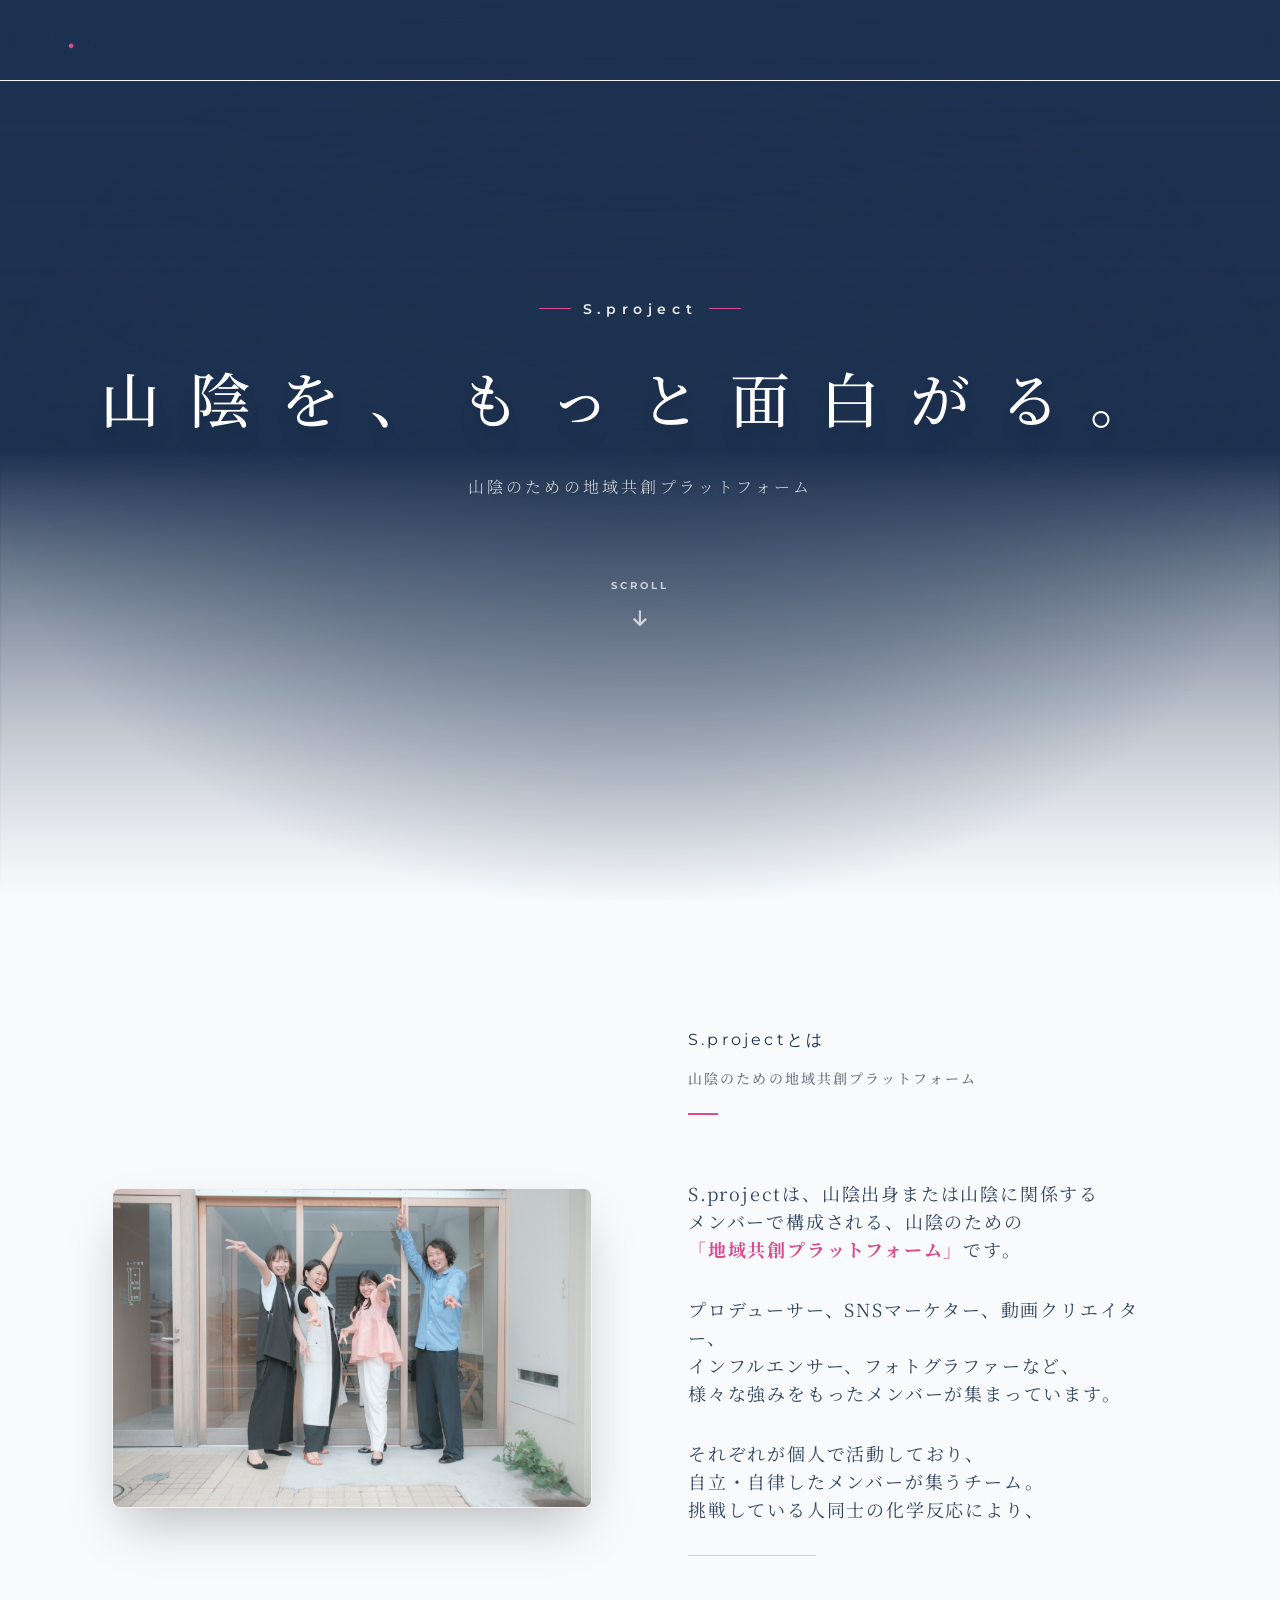
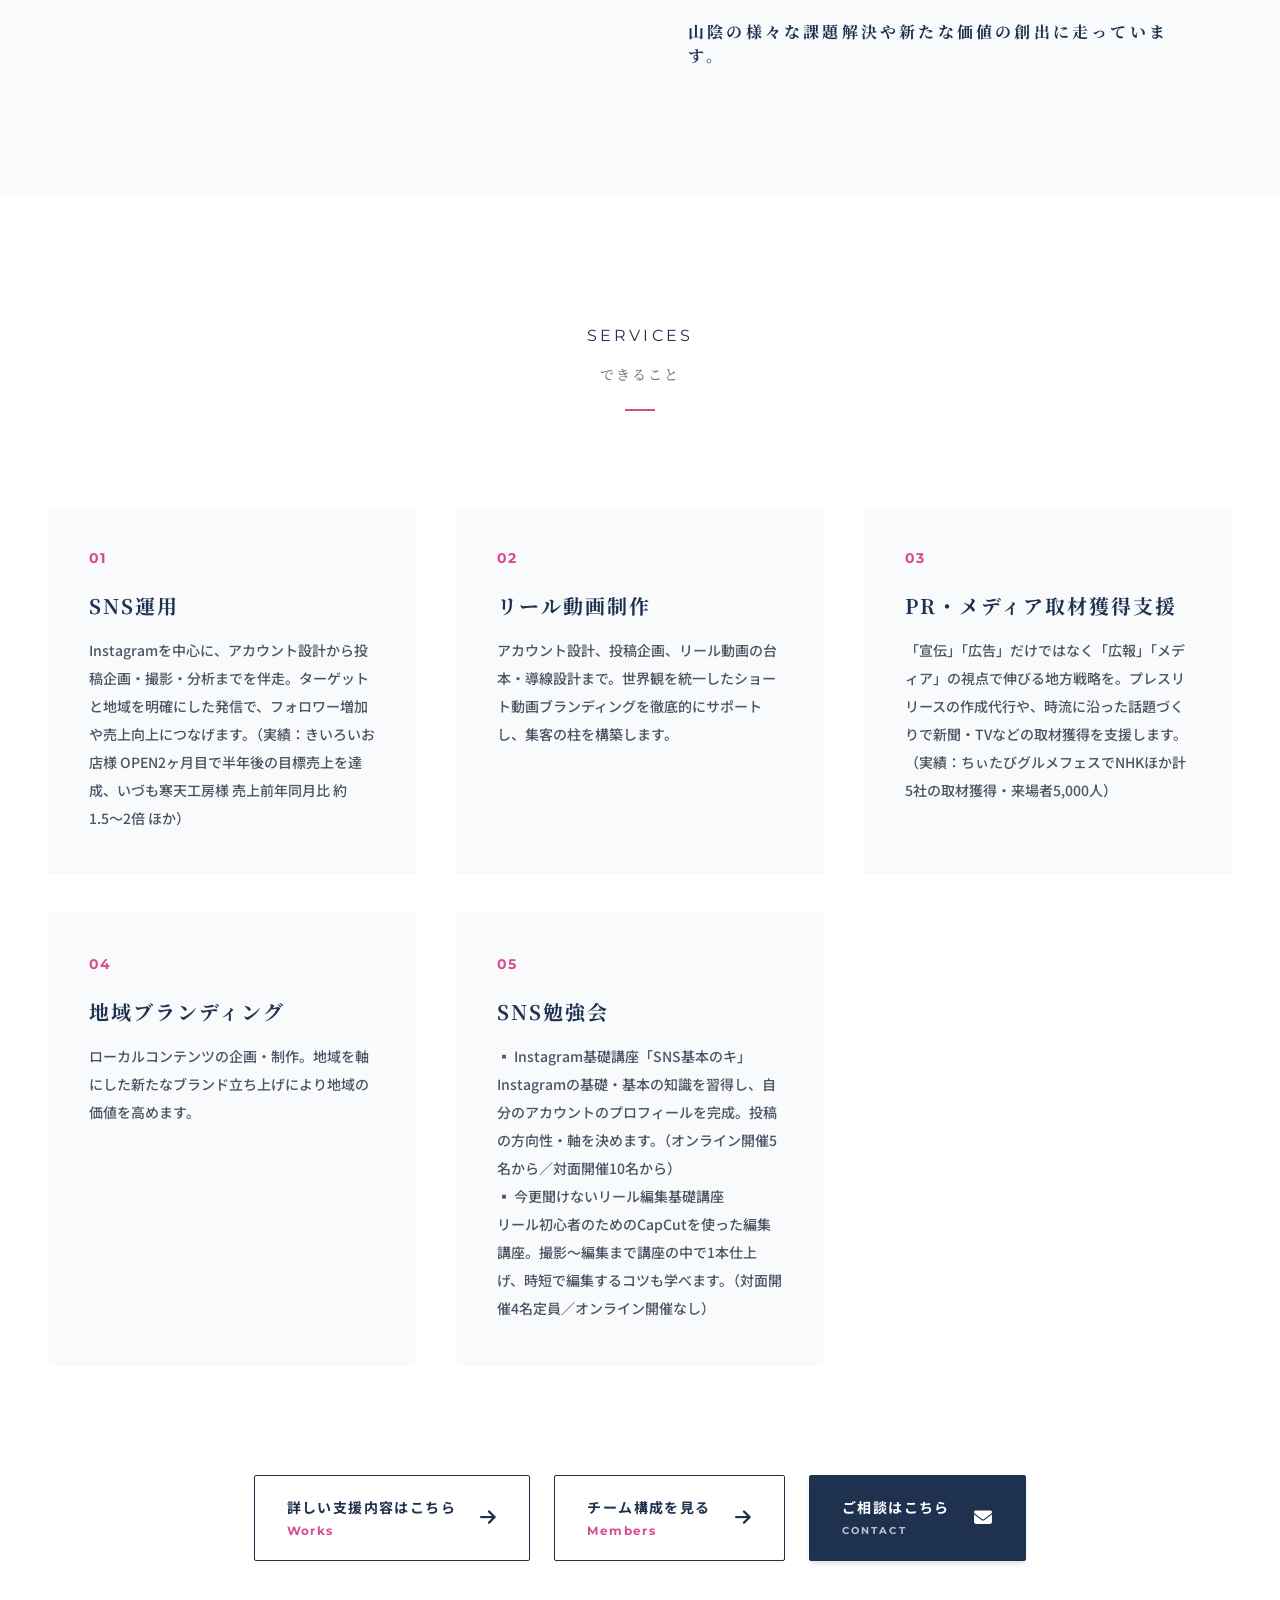
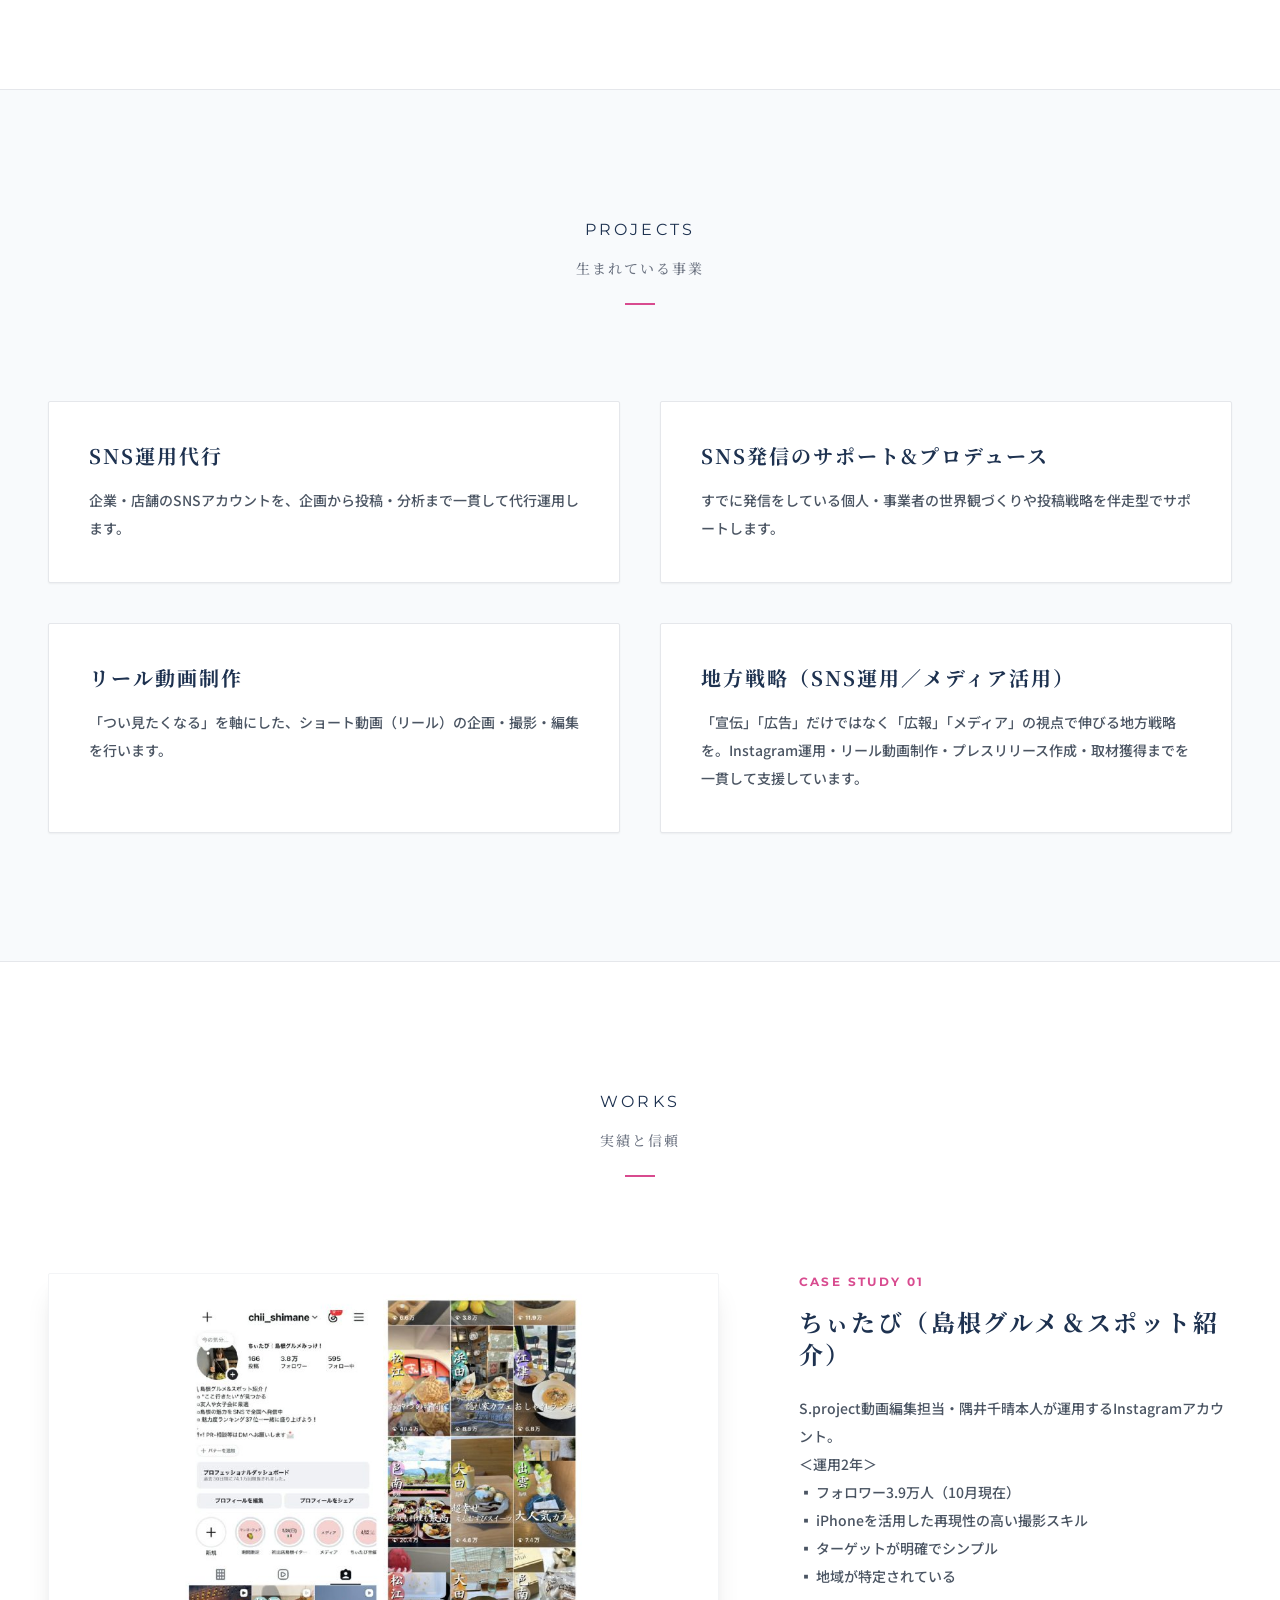
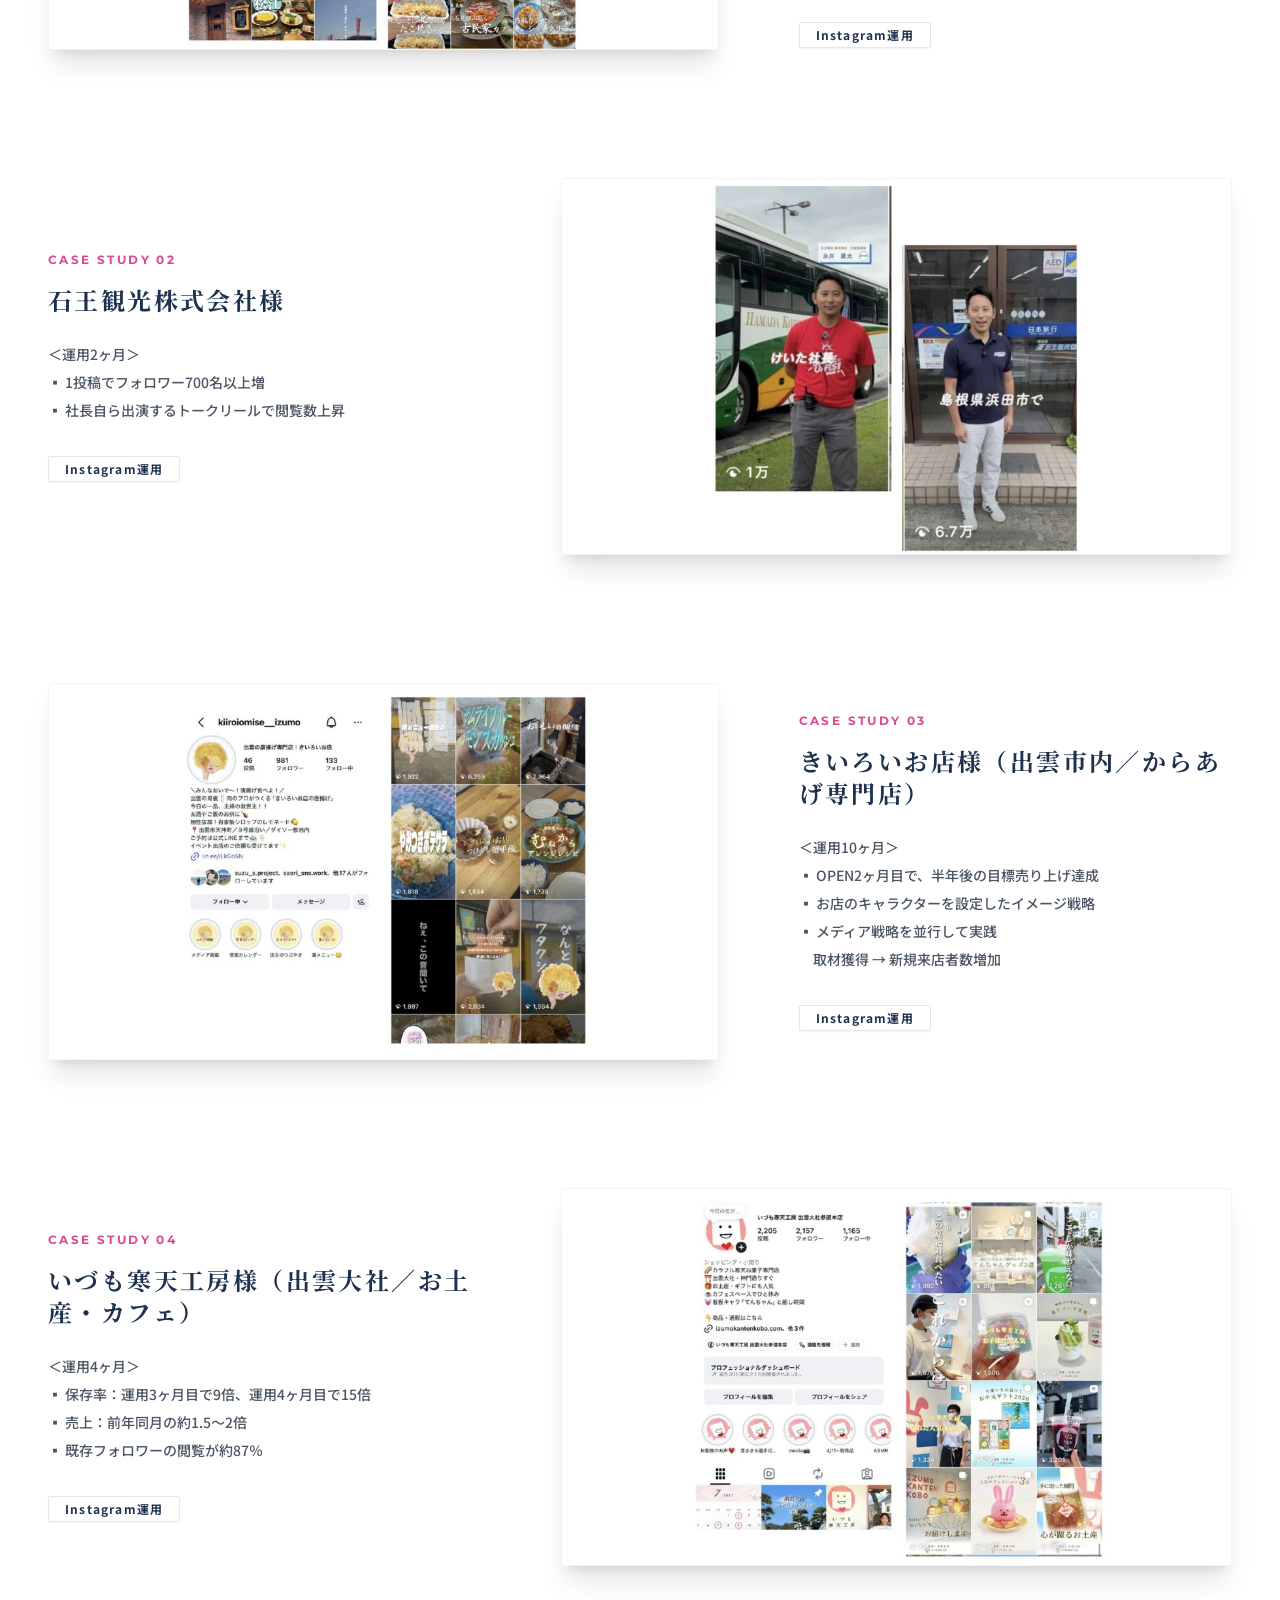
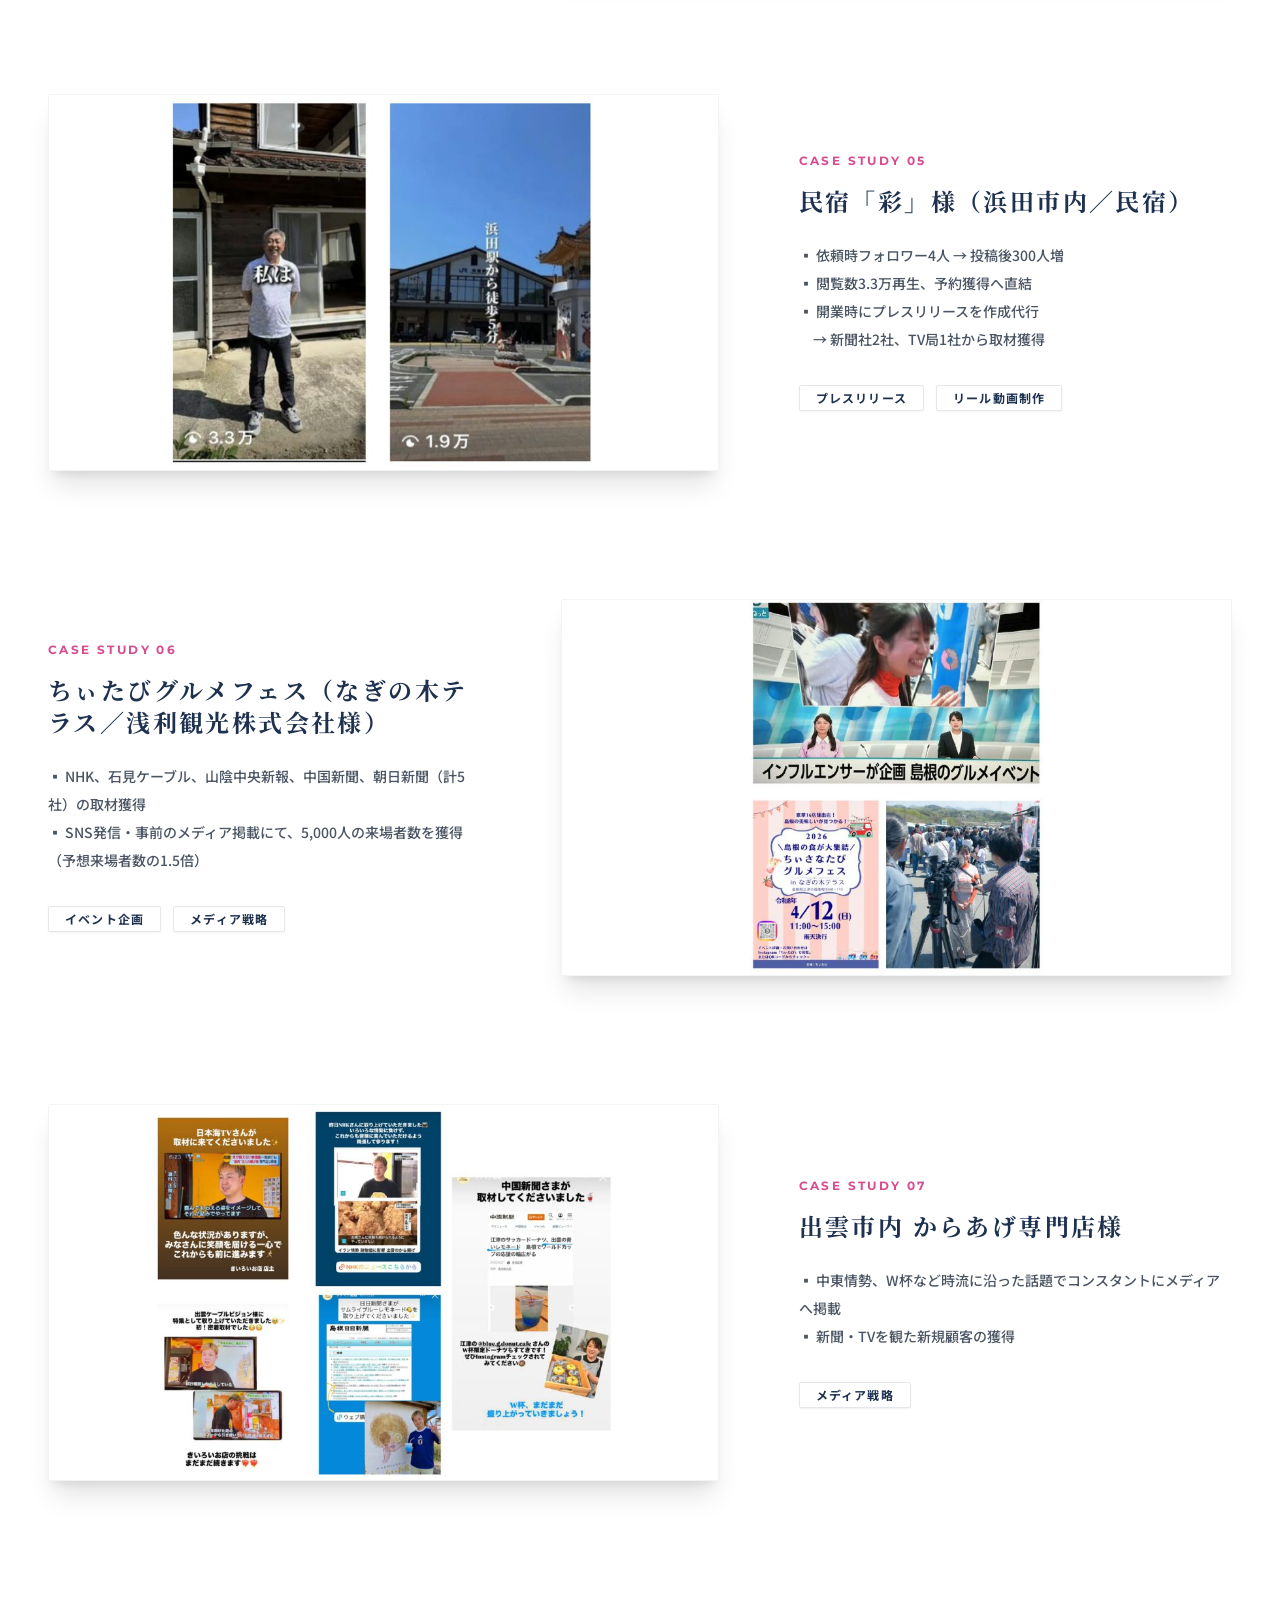
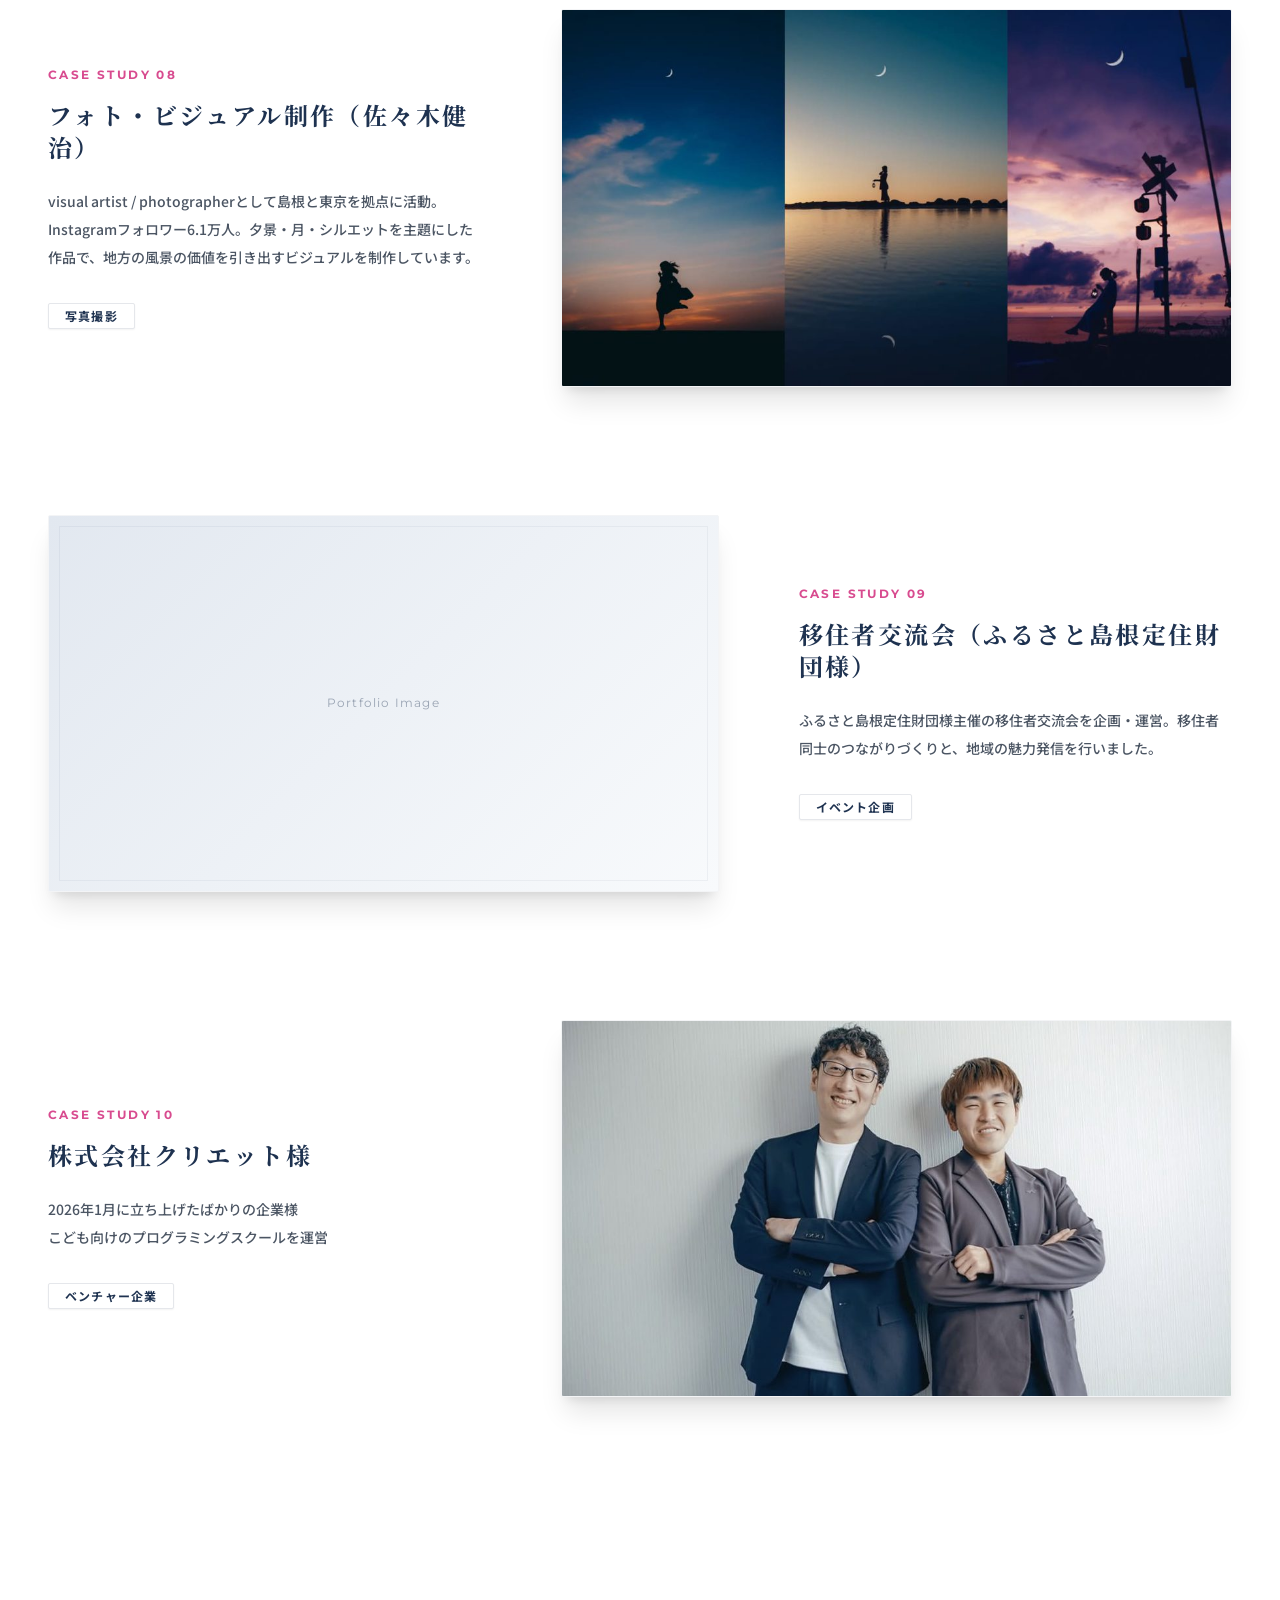
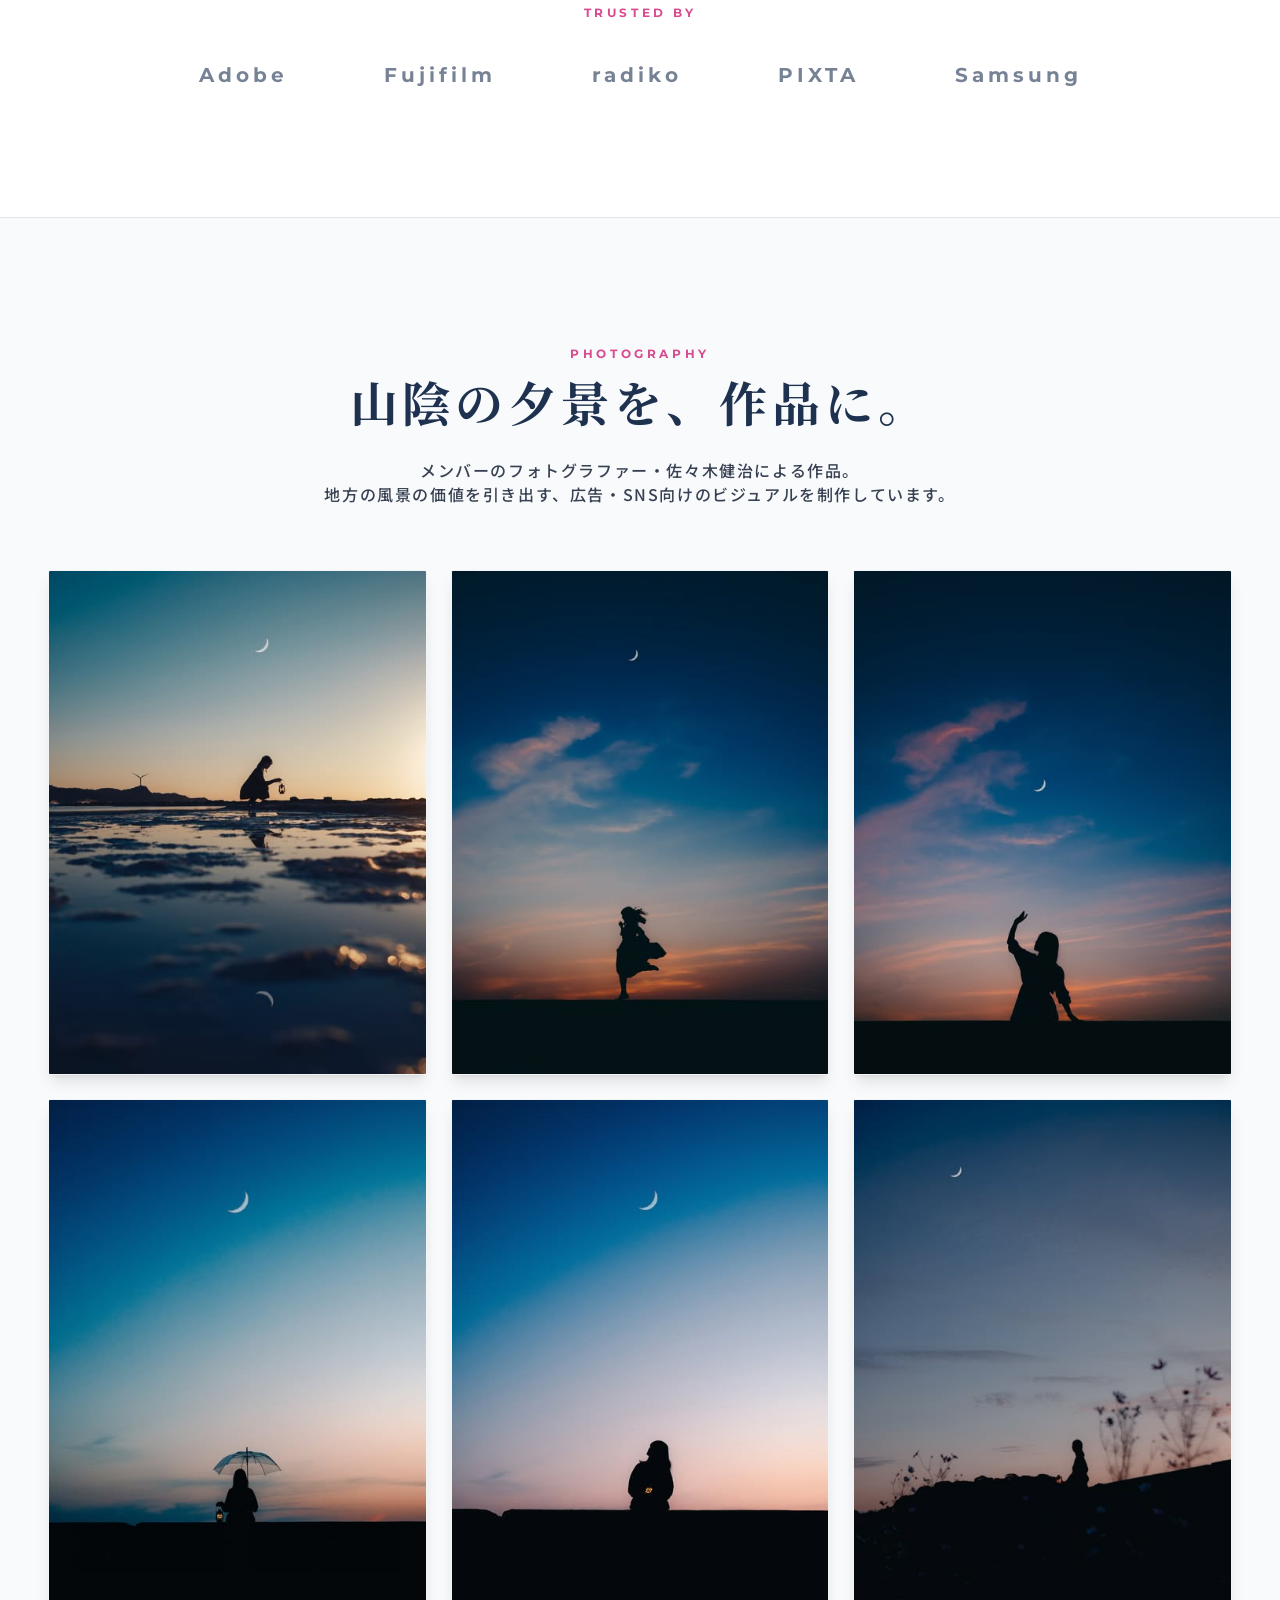
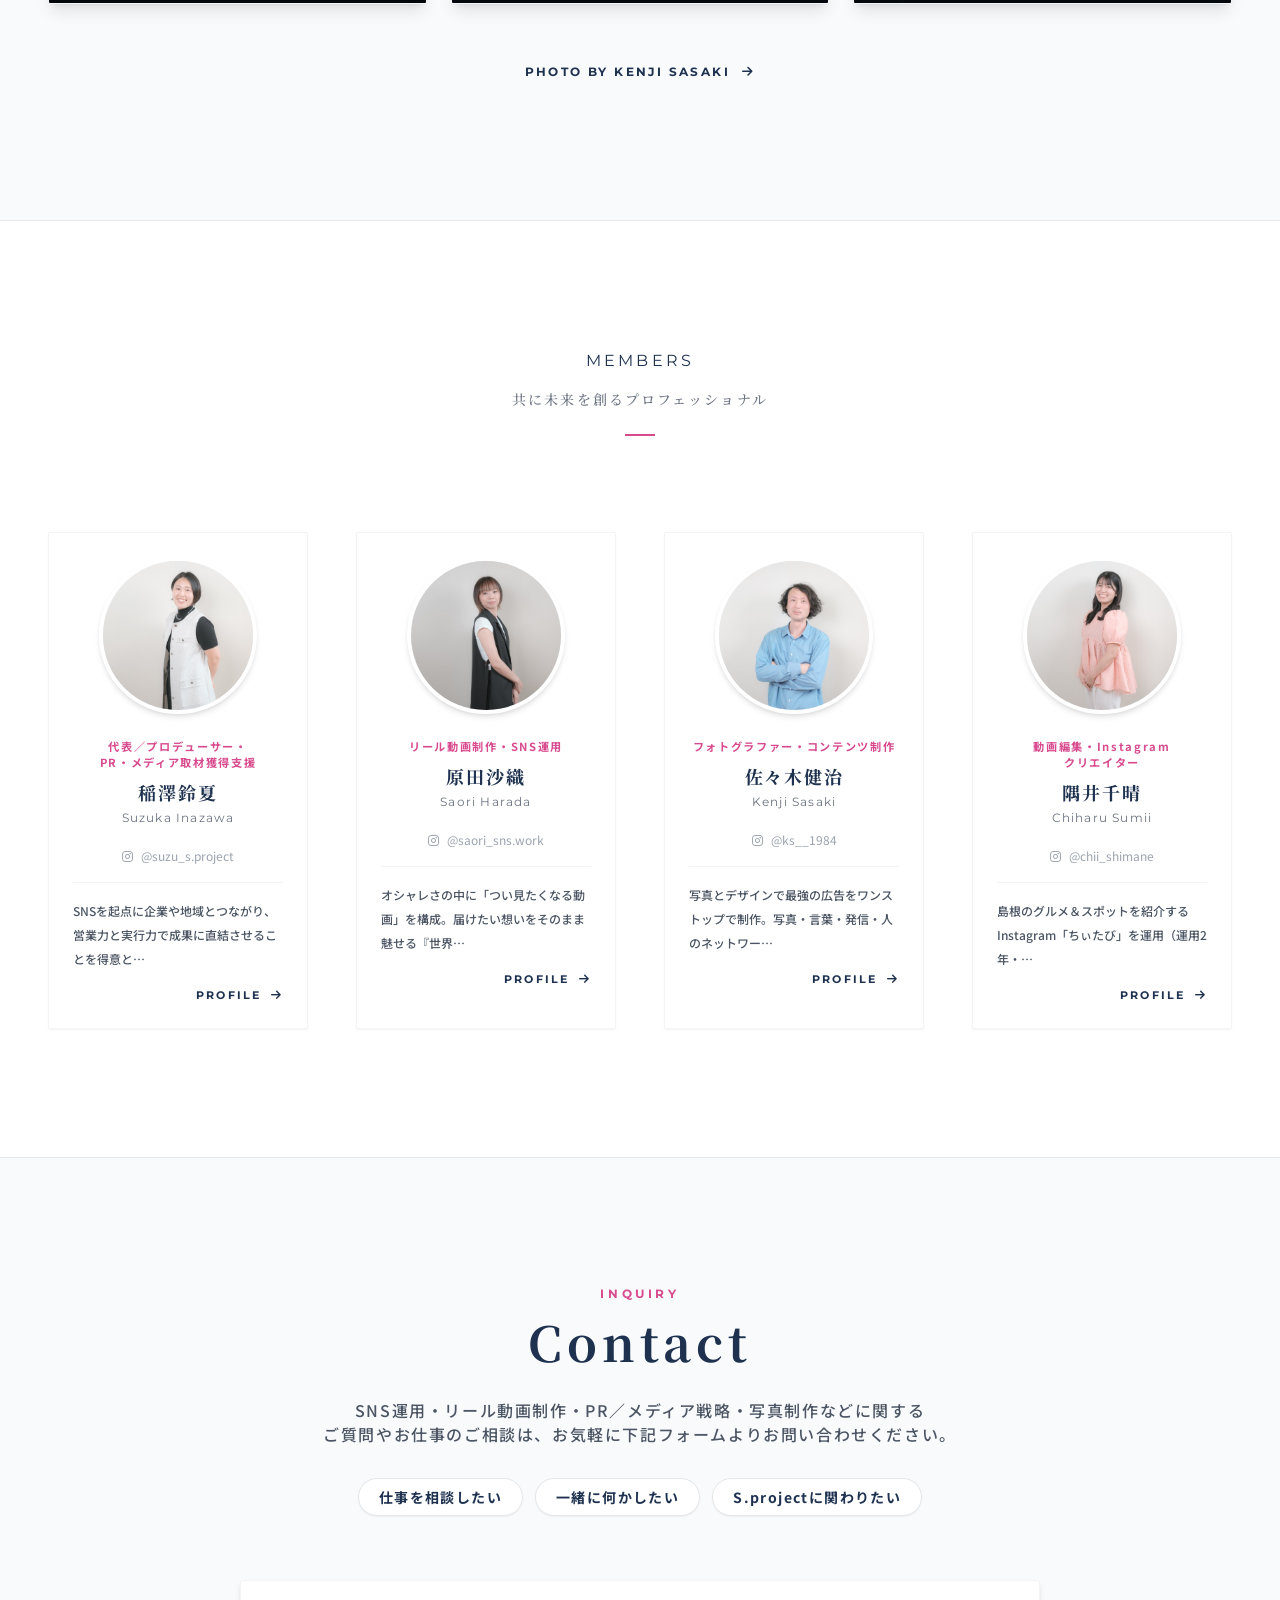
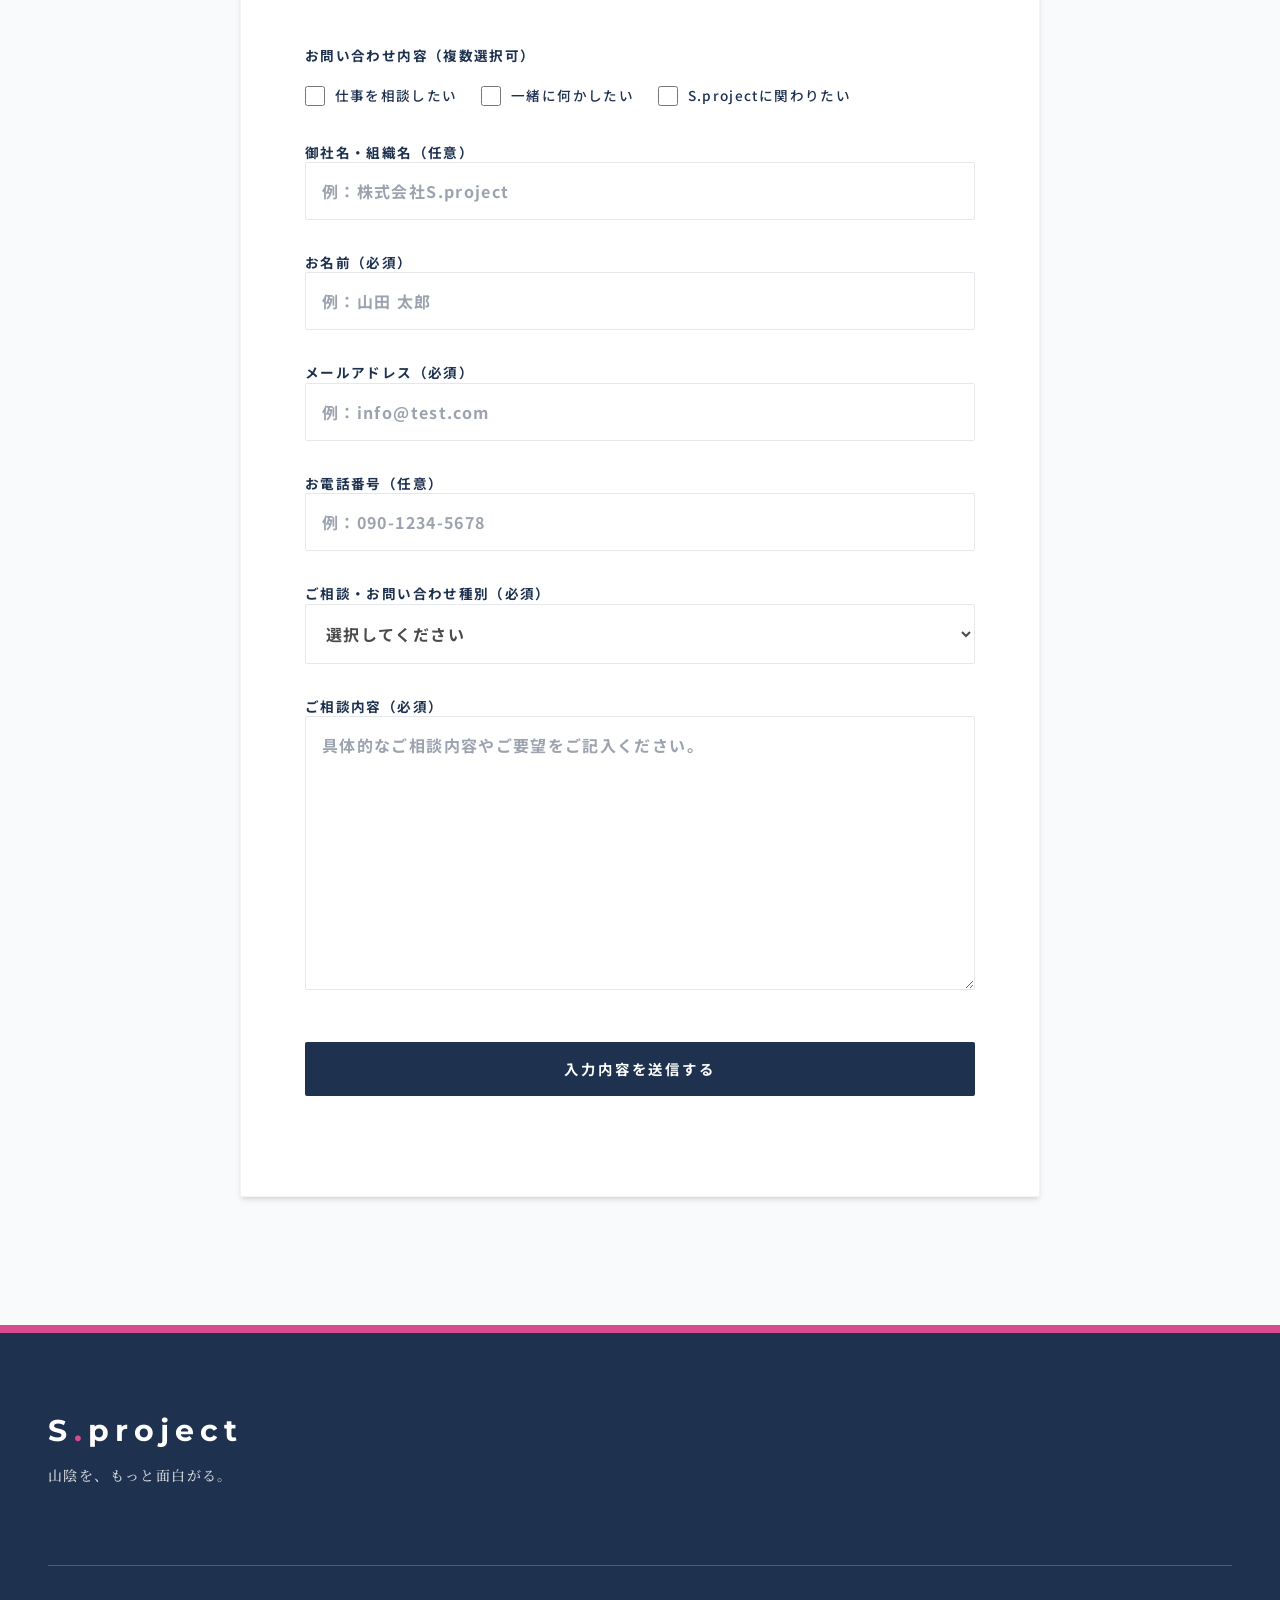
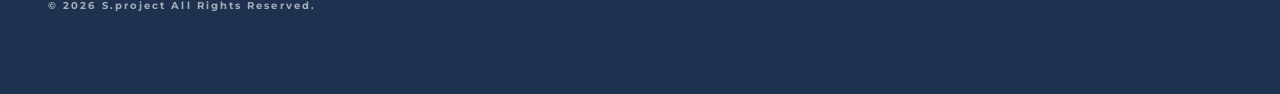
<file: index.html>
<!DOCTYPE html>
<html lang="ja" class="scroll-smooth">
<head>
    <meta charset="UTF-8">
    <meta name="viewport" content="width=device-width, initial-scale=1.0">
    <title>S.project | 山陰を、もっと面白がる。</title>
    <meta name="description" content="S.projectは、山陰出身または山陰に関係するメンバーで構成される、山陰のための地域共創プラットフォームです。">
    <link rel="stylesheet" href="https://fonts.googleapis.com/css2?family=Montserrat:wght@300;400;600&amp;family=Noto+Sans+JP:wght@300;400;500&amp;family=Noto+Serif+JP:wght@300;400;500;600&amp;display=swap">
    <link rel="stylesheet" href="https://cdnjs.cloudflare.com/ajax/libs/font-awesome/6.5.2/css/all.min.css">
    <link rel="stylesheet" href="css/style.css">
    <link rel="stylesheet" href="css/tailwind.css">
</head>
<body class="font-sans text-secondary bg-white antialiased selection:bg-accent selection:text-white">
    <!-- Navigation -->
    <nav id="navbar" class="fixed w-full z-50 transition-all duration-500 bg-white/95 shadow-sm py-4 backdrop-blur-md border-b border-gray-100">
        <div class="max-w-7xl mx-auto px-6 sm:px-8 lg:px-12">
            <div class="flex justify-between items-center h-12">
                <!-- Logo -->
                <div class="flex-shrink-0 flex items-center">
                    <a href="index.html" class="font-en font-bold text-2xl tracking-[0.2em] text-primary">
                        S<span class="text-accent">.</span>project
                    </a>
                </div>
                <!-- Desktop Menu -->
                <div class="hidden md:flex md:ml-8 md:space-x-7 lg:space-x-12 items-center">
                    <a href="#vision" class="text-xs font-en tracking-[0.1em] font-medium text-primary hover:text-accent transition-colors duration-300">ABOUT</a>
                    <a href="#services" class="text-xs font-en tracking-[0.1em] font-medium text-primary hover:text-accent transition-colors duration-300">SERVICES</a>
                    <a href="#works" class="text-xs font-en tracking-[0.1em] font-medium text-primary hover:text-accent transition-colors duration-300">WORKS</a>
                    <a href="#members" class="text-xs font-en tracking-[0.1em] font-medium text-primary hover:text-accent transition-colors duration-300">MEMBERS</a>
                    <a href="#contact" class="border border-primary text-primary px-8 py-2 text-xs tracking-[0.1em] font-en font-medium hover:bg-primary hover:text-white transition-all duration-300 rounded-sm">CONTACT</a>
                </div>
                <!-- Mobile Menu Button -->
                <div class="md:hidden flex items-center">
                    <button id="mobile-menu-btn" type="button" class="w-11 h-11 -mr-3 flex items-center justify-center text-primary hover:text-accent focus:outline-none focus-visible:ring-2 focus-visible:ring-accent transition-colors" aria-label="メニューを開く" aria-expanded="false" aria-controls="mobile-menu">
                        <i class="fa-solid fa-bars text-xl"></i>
                    </button>
                </div>
            </div>
        </div>
        
        <!-- Mobile Menu Panel -->
        <div id="mobile-menu" class="hidden absolute top-full left-0 w-full bg-white border-b border-gray-100 shadow-lg opacity-0 translate-y-[-10px] transition-all duration-300 z-40">
            <div class="px-6 py-6 space-y-3 flex flex-col items-center">
                <a href="#vision" class="mobile-link py-2 text-sm font-en tracking-[0.2em] font-medium text-primary hover:text-accent transition">ABOUT</a>
                <a href="#services" class="mobile-link py-2 text-sm font-en tracking-[0.2em] font-medium text-primary hover:text-accent transition">SERVICES</a>
                <a href="#works" class="mobile-link py-2 text-sm font-en tracking-[0.2em] font-medium text-primary hover:text-accent transition">WORKS</a>
                <a href="#members" class="mobile-link py-2 text-sm font-en tracking-[0.2em] font-medium text-primary hover:text-accent transition">MEMBERS</a>
                <a href="#contact" class="mobile-link mt-4 border border-primary text-primary px-10 py-3 text-sm tracking-[0.1em] font-en font-medium hover:bg-primary hover:text-white transition-all rounded-sm">CONTACT</a>
            </div>
        </div>
    </nav>

    <!-- Hero Section with Background Video -->
    <section class="relative min-h-screen flex items-center justify-center pt-20 pb-12 bg-primary overflow-hidden">
        <!-- Background Video Container -->
        <div class="absolute inset-0 z-0 overflow-hidden pointer-events-none">
            <video id="hero-bg-video" autoplay muted playsinline class="w-full h-full object-cover transition-opacity duration-1000 scale-105">
                <source src="img/gemini_generated_video_13ac186a.mp4" type="video/mp4">
            </video>
            <!-- Overlay to enhance text contrast and premium feel -->
            <div class="absolute inset-0 bg-primary/45 mix-blend-multiply"></div>
            <div class="absolute inset-0 bg-gradient-to-b from-primary/60 via-transparent to-bgDark"></div>
            <div class="absolute inset-0 backdrop-blur-[1px]"></div>
            <!-- Soft scrim behind the copy so white text stays readable on bright video frames -->
            <div class="absolute inset-0 bg-[radial-gradient(ellipse_at_center,rgba(30,50,80,0.55)_0%,rgba(30,50,80,0.3)_40%,transparent_72%)]"></div>
        </div>

        <div class="relative z-20 flex flex-col items-center px-6 max-w-5xl mx-auto w-full justify-center text-center fade-in-up py-20">
            <!-- Top Sub Title / Brand Label -->
            <div class="mb-6 inline-flex items-center space-x-3">
                <span class="h-[1px] w-8 bg-accent"></span>
                <span class="font-en text-xs md:text-sm tracking-[0.4em] text-white/90 font-semibold">S.project</span>
                <span class="h-[1px] w-8 bg-accent"></span>
            </div>

                        <h1 class="hero-copy font-serif text-[8vw] sm:text-3xl md:text-4xl lg:text-5xl xl:text-6xl tracking-[0.2em] sm:tracking-[0.45em] md:tracking-[0.5em] text-white font-medium text-center drop-shadow-xl leading-[1.6] sm:leading-none my-6 whitespace-nowrap" aria-label="山陰を、もっと面白がる。"><span class="hero-char" style="--i: 0;" aria-hidden="true">山</span><span class="hero-char" style="--i: 1;" aria-hidden="true">陰</span><span class="hero-char" style="--i: 2;" aria-hidden="true">を</span><span class="hero-char" style="--i: 3;" aria-hidden="true">、</span><br class="sm:hidden"><span class="hero-char" style="--i: 4;" aria-hidden="true">も</span><span class="hero-char" style="--i: 5;" aria-hidden="true">っ</span><span class="hero-char" style="--i: 6;" aria-hidden="true">と</span><span class="hero-char" style="--i: 7;" aria-hidden="true">面</span><span class="hero-char" style="--i: 8;" aria-hidden="true">白</span><span class="hero-char" style="--i: 9;" aria-hidden="true">が</span><span class="hero-char" style="--i: 10;" aria-hidden="true">る</span><span class="hero-char" style="--i: 11;" aria-hidden="true">。</span></h1>

            <!-- Sub Description -->
            <p class="font-serif text-sm md:text-base tracking-[0.2em] text-white/80 mt-6 max-w-2xl font-light leading-relaxed drop-shadow-md">
                山陰のための地域共創プラットフォーム
            </p>

            <!-- Scroll Indicator -->
            <a href="#vision" class="mt-20 flex flex-col items-center text-white/70 hover:text-accent transition-colors duration-300">
                <span class="text-[0.6rem] tracking-[0.3em] mb-3 font-en uppercase font-bold">Scroll</span>
                <i class="fa-solid fa-arrow-down animate-bounce text-lg"></i>
            </a>
        </div>
    </section>

    <!-- About Section (S.projectとは) -->
    <section id="vision" class="py-20 md:py-32 bg-bgDark">
        <div class="max-w-6xl mx-auto px-6 lg:px-12">
            <div class="grid grid-cols-1 lg:grid-cols-12 gap-12 lg:gap-16 xl:gap-24 items-center">

                <div class="lg:col-span-6 min-w-0 fade-in-up order-2 lg:order-1">
                    <div class="premium-img-wrapper aspect-[3/2] w-full shadow-2xl rounded-lg overflow-hidden border border-gray-100/50 group">
                        <img src="img/group.jpg" alt="S.project メンバー集合写真" class="w-full h-full object-cover group-hover:scale-105 transition-transform duration-700 ease-out">
                    </div>
                </div>

                <div class="lg:col-span-6 min-w-0 fade-in-up delay-200 order-1 lg:order-2 flex flex-col items-start">
                    <h2 class="section-title items-start mb-12">
                        <span><span class="normal-case">S.project</span>とは</span>
                        <span class="subtitle">山陰のための地域共創プラットフォーム</span>
                    </h2>

                    <div class="font-serif space-y-8 text-base md:text-lg leading-[2.2] tracking-widest text-primary/90">
                        <p>
                            S.projectは、山陰出身または山陰に関係する<br class="hidden md:block">メンバーで構成される、山陰のための<br class="hidden md:block"><span class="text-accent font-bold">「地域共創プラットフォーム」</span>です。
                        </p>
                        <p>
                            プロデューサー、SNSマーケター、動画クリエイター、<br class="hidden md:block">インフルエンサー、フォトグラファーなど、<br class="hidden md:block">様々な強みをもったメンバーが集まっています。
                        </p>
                        <p>
                            それぞれが個人で活動しており、<br class="hidden md:block">自立・自律したメンバーが集うチーム。<br class="hidden md:block">挑戦している人同士の化学反応により、
                        </p>
                        <div class="pt-8 border-t border-gray-300 mt-12 w-32"></div>
                        <p class="font-bold text-primary tracking-[0.2em] text-sm md:text-base mt-4">
                            山陰の様々な課題解決や新たな価値の創出に走っています。
                        </p>
                    </div>
                </div>

            </div>
        </div>
    </section>

    <!-- Services Section -->
    <section id="services" class="py-20 md:py-32 bg-white">
        <div class="max-w-7xl mx-auto px-6 lg:px-12">
            <div class="fade-in-up mb-12 md:mb-24">
                <h2 class="section-title">
                    Services
                    <span class="subtitle">できること</span>
                </h2>
            </div>

            
                            <div class="grid grid-cols-1 md:grid-cols-2 lg:grid-cols-3 gap-6 md:gap-10">
                                            <div class="premium-card p-7 md:p-10 bg-bgDark fade-in-up rounded-sm shadow-sm h-full">
                            <span class="text-accent font-en text-sm tracking-widest block mb-6 font-bold">01</span>
                            <h3 class="font-serif text-xl mb-4 tracking-widest text-primary font-bold">SNS運用</h3>
                            <div class="text-sm leading-[2] text-gray-600 font-medium">
                                <p>Instagramを中心に、アカウント設計から投稿企画・撮影・分析までを伴走。ターゲットと地域を明確にした発信で、フォロワー増加や売上向上につなげます。（実績：きいろいお店様 OPEN2ヶ月目で半年後の目標売上を達成、いづも寒天工房様 売上前年同月比 約1.5〜2倍 ほか）</p>
                            </div>
                        </div>
                                            <div class="premium-card p-7 md:p-10 bg-bgDark fade-in-up rounded-sm shadow-sm h-full">
                            <span class="text-accent font-en text-sm tracking-widest block mb-6 font-bold">02</span>
                            <h3 class="font-serif text-xl mb-4 tracking-widest text-primary font-bold">リール動画制作</h3>
                            <div class="text-sm leading-[2] text-gray-600 font-medium">
                                <p>アカウント設計、投稿企画、リール動画の台本・導線設計まで。世界観を統一したショート動画ブランディングを徹底的にサポートし、集客の柱を構築します。</p>


<p class="wp-block-paragraph"></p>
                            </div>
                        </div>
                                            <div class="premium-card p-7 md:p-10 bg-bgDark fade-in-up rounded-sm shadow-sm h-full">
                            <span class="text-accent font-en text-sm tracking-widest block mb-6 font-bold">03</span>
                            <h3 class="font-serif text-xl mb-4 tracking-widest text-primary font-bold">PR・メディア取材獲得支援</h3>
                            <div class="text-sm leading-[2] text-gray-600 font-medium">
                                <p>「宣伝」「広告」だけではなく「広報」「メディア」の視点で伸びる地方戦略を。プレスリリースの作成代行や、時流に沿った話題づくりで新聞・TVなどの取材獲得を支援します。（実績：ちぃたびグルメフェスでNHKほか計5社の取材獲得・来場者5,000人）</p>
                            </div>
                        </div>
                                            <div class="premium-card p-7 md:p-10 bg-bgDark fade-in-up rounded-sm shadow-sm h-full">
                            <span class="text-accent font-en text-sm tracking-widest block mb-6 font-bold">04</span>
                            <h3 class="font-serif text-xl mb-4 tracking-widest text-primary font-bold">地域ブランディング</h3>
                            <div class="text-sm leading-[2] text-gray-600 font-medium">
                                <p>ローカルコンテンツの企画・制作。地域を軸にした新たなブランド立ち上げにより地域の価値を高めます。</p>
                            </div>
                        </div>
                                            <div class="premium-card p-7 md:p-10 bg-bgDark fade-in-up rounded-sm shadow-sm h-full">
                            <span class="text-accent font-en text-sm tracking-widest block mb-6 font-bold">05</span>
                            <h3 class="font-serif text-xl mb-4 tracking-widest text-primary font-bold">SNS勉強会</h3>
                            <div class="text-sm leading-[2] text-gray-600 font-medium">
                                <p>▪︎ Instagram基礎講座「SNS基本のキ」<br />Instagramの基礎・基本の知識を習得し、自分のアカウントのプロフィールを完成。投稿の方向性・軸を決めます。（オンライン開催5名から／対面開催10名から）</p>
<p>▪︎ 今更聞けないリール編集基礎講座<br />リール初心者のためのCapCutを使った編集講座。撮影〜編集まで講座の中で1本仕上げ、時短で編集するコツも学べます。（対面開催4名定員／オンライン開催なし）</p>
                            </div>
                        </div>
                                    </div>
                            
            <!-- Services CTA Links -->
            <div class="mt-16 pt-12 text-center fade-in-up flex flex-col md:flex-row justify-center gap-6">
                <a href="#works" class="group flex items-center justify-center bg-white border border-primary text-primary px-8 py-5 text-sm tracking-widest font-bold hover:bg-primary hover:text-white transition-all duration-300 rounded-sm shadow-sm hover:shadow-md w-full md:w-auto">
                    <span class="text-left leading-relaxed">詳しい支援内容はこちら<br><span class="text-xs font-en text-accent group-hover:text-white/80 transition-colors block mt-1">Works</span></span>
                    <i class="fa-solid fa-arrow-right ml-6 text-lg group-hover:translate-x-2 transition-transform"></i>
                </a>
                <a href="#members" class="group flex items-center justify-center bg-white border border-primary text-primary px-8 py-5 text-sm tracking-widest font-bold hover:bg-primary hover:text-white transition-all duration-300 rounded-sm shadow-sm hover:shadow-md w-full md:w-auto">
                    <span class="text-left leading-relaxed">チーム構成を見る<br><span class="text-xs font-en text-accent group-hover:text-white/80 transition-colors block mt-1">Members</span></span>
                    <i class="fa-solid fa-arrow-right ml-6 text-lg group-hover:translate-x-2 transition-transform"></i>
                </a>
                <a href="#contact" class="group flex items-center justify-center bg-primary text-white border border-primary px-8 py-5 text-sm tracking-widest font-bold hover:bg-accent hover:border-accent transition-all duration-300 rounded-sm shadow-md hover:shadow-lg w-full md:w-auto">
                    <span class="text-left leading-relaxed">ご相談はこちら<br><span class="text-[0.65rem] tracking-[0.2em] font-en text-white/70 group-hover:text-white transition-colors block mt-1 uppercase">Contact</span></span>
                    <i class="fa-solid fa-envelope ml-6 text-lg group-hover:-translate-y-1 transition-transform"></i>
                </a>
            </div>

        </div>
    </section>

    <!-- Projects Section (生まれている事業) -->
    <section id="projects" class="py-20 md:py-32 bg-bgDark border-t border-gray-200">
        <div class="max-w-7xl mx-auto px-6 lg:px-12">
            <div class="fade-in-up mb-12 md:mb-24">
                <h2 class="section-title">
                    Projects
                    <span class="subtitle">生まれている事業</span>
                </h2>
            </div>

            
                            <div class="grid grid-cols-1 md:grid-cols-2 gap-6 md:gap-10">
                                            <div class="premium-card p-7 md:p-10 bg-white border border-gray-200 rounded-sm shadow-sm h-full fade-in-up">
                            <h3 class="font-serif text-xl mb-4 tracking-widest text-primary font-bold">SNS運用代行</h3>
                            <div class="text-sm leading-[2] text-gray-600 font-medium">
                                <p>企業・店舗のSNSアカウントを、企画から投稿・分析まで一貫して代行運用します。</p>
                            </div>
                        </div>
                                            <div class="premium-card p-7 md:p-10 bg-white border border-gray-200 rounded-sm shadow-sm h-full fade-in-up">
                            <h3 class="font-serif text-xl mb-4 tracking-widest text-primary font-bold">SNS発信のサポート&amp;プロデュース</h3>
                            <div class="text-sm leading-[2] text-gray-600 font-medium">
                                <p>すでに発信をしている個人・事業者の世界観づくりや投稿戦略を伴走型でサポートします。</p>
                            </div>
                        </div>
                                            <div class="premium-card p-7 md:p-10 bg-white border border-gray-200 rounded-sm shadow-sm h-full fade-in-up">
                            <h3 class="font-serif text-xl mb-4 tracking-widest text-primary font-bold">リール動画制作</h3>
                            <div class="text-sm leading-[2] text-gray-600 font-medium">
                                <p>「つい見たくなる」を軸にした、ショート動画（リール）の企画・撮影・編集を行います。</p>
                            </div>
                        </div>
                                            <div class="premium-card p-7 md:p-10 bg-white border border-gray-200 rounded-sm shadow-sm h-full fade-in-up">
                            <h3 class="font-serif text-xl mb-4 tracking-widest text-primary font-bold">地方戦略（SNS運用／メディア活用）</h3>
                            <div class="text-sm leading-[2] text-gray-600 font-medium">
                                <p>「宣伝」「広告」だけではなく「広報」「メディア」の視点で伸びる地方戦略を。Instagram運用・リール動画制作・プレスリリース作成・取材獲得までを一貫して支援しています。</p>
                            </div>
                        </div>
                                    </div>
                                    </div>
    </section>

    <!-- Works / Portfolio Section -->
    <section id="works" class="py-20 md:py-32 bg-white relative border-y border-gray-200">
        <div class="max-w-7xl mx-auto px-6 lg:px-12 relative z-10">
            <div class="fade-in-up mb-12 md:mb-24">
                <h2 class="section-title">
                    Works
                    <span class="subtitle">実績と信頼</span>
                </h2>
            </div>

                            <!-- Elegant Work Item 1 -->
                <div class="mb-20 md:mb-32 fade-in-up">
                    <div class="grid grid-cols-1 lg:grid-cols-12 gap-8 lg:gap-12 items-center">
                                                    <div class="lg:col-span-7 order-2 lg:order-1 relative">
                                <div class="premium-img-wrapper w-full aspect-[4/3] sm:aspect-video shadow-xl rounded-sm border border-gray-100">
                                                                            <img width="1024" height="576" src="img/uploads/2026/10/chiitabi-1024x576.jpg" class="w-full h-full object-cover wp-post-image" alt="" decoding="async" fetchpriority="high" />                                                                    </div>
                            </div>
                            <div class="lg:col-span-5 order-1 lg:order-2">
                                <div class="pl-0 lg:pl-8">
                                    <span class="text-accent text-xs font-en tracking-[0.2em] mb-4 block font-bold">CASE STUDY 01</span>
                                    <h3 class="font-serif text-xl md:text-2xl tracking-widest mb-6 text-primary font-bold leading-relaxed">ちぃたび（島根グルメ＆スポット紹介）</h3>
                                    <div class="text-sm leading-[2] font-medium text-gray-600 mb-8">
                                        <p>S.project動画編集担当・隅井千晴本人が運用するInstagramアカウント。<br />＜運用2年＞</p>
<p>▪︎ フォロワー3.9万人（10月現在）<br />▪︎ iPhoneを活用した再現性の高い撮影スキル<br />▪︎ ターゲットが明確でシンプル<br />▪︎ 地域が特定されている</p>
                                    </div>
                                                                            <div class="flex flex-wrap gap-3">
                                                                                            <span class="bg-white border border-gray-200 text-primary px-4 py-1 text-xs tracking-widest font-bold rounded-sm shadow-sm">Instagram運用</span>
                                                                                    </div>
                                                                    </div>
                            </div>
                                            </div>
                </div>
                            <!-- Elegant Work Item 2 -->
                <div class="mb-20 md:mb-32 fade-in-up">
                    <div class="grid grid-cols-1 lg:grid-cols-12 gap-8 lg:gap-12 items-center">
                                                    <div class="lg:col-span-5">
                                <div class="pr-0 lg:pr-8">
                                    <span class="text-accent text-xs font-en tracking-[0.2em] mb-4 block font-bold">CASE STUDY 02</span>
                                    <h3 class="font-serif text-xl md:text-2xl tracking-widest mb-6 text-primary font-bold leading-relaxed">石王観光株式会社様</h3>
                                    <div class="text-sm leading-[2] font-medium text-gray-600 mb-8">
                                        <p>＜運用2ヶ月＞</p>
<p>▪︎ 1投稿でフォロワー700名以上増<br />▪︎ 社長自ら出演するトークリールで閲覧数上昇</p>
                                    </div>
                                                                            <div class="flex flex-wrap gap-3">
                                                                                            <span class="bg-white border border-gray-200 text-primary px-4 py-1 text-xs tracking-widest font-bold rounded-sm shadow-sm">Instagram運用</span>
                                                                                    </div>
                                                                    </div>
                            </div>
                            <div class="lg:col-span-7 relative">
                                <div class="premium-img-wrapper w-full aspect-[4/3] sm:aspect-video shadow-xl rounded-sm border border-gray-100">
                                                                            <img width="1024" height="576" src="img/uploads/2026/10/ishiou-1024x576.jpg" class="w-full h-full object-cover wp-post-image" alt="" decoding="async" />                                                                    </div>
                            </div>
                                            </div>
                </div>
                            <!-- Elegant Work Item 3 -->
                <div class="mb-20 md:mb-32 fade-in-up">
                    <div class="grid grid-cols-1 lg:grid-cols-12 gap-8 lg:gap-12 items-center">
                                                    <div class="lg:col-span-7 order-2 lg:order-1 relative">
                                <div class="premium-img-wrapper w-full aspect-[4/3] sm:aspect-video shadow-xl rounded-sm border border-gray-100">
                                                                            <img width="1024" height="576" src="img/uploads/2026/10/kiiroi-1024x576.jpg" class="w-full h-full object-cover wp-post-image" alt="" decoding="async" />                                                                    </div>
                            </div>
                            <div class="lg:col-span-5 order-1 lg:order-2">
                                <div class="pl-0 lg:pl-8">
                                    <span class="text-accent text-xs font-en tracking-[0.2em] mb-4 block font-bold">CASE STUDY 03</span>
                                    <h3 class="font-serif text-xl md:text-2xl tracking-widest mb-6 text-primary font-bold leading-relaxed">きいろいお店様（出雲市内／からあげ専門店）</h3>
                                    <div class="text-sm leading-[2] font-medium text-gray-600 mb-8">
                                        <p>＜運用10ヶ月＞</p>
<p>▪︎ OPEN2ヶ月目で、半年後の目標売り上げ達成<br />▪︎ お店のキャラクターを設定したイメージ戦略<br />▪︎ メディア戦略を並行して実践<br />　取材獲得 → 新規来店者数増加</p>
                                    </div>
                                                                            <div class="flex flex-wrap gap-3">
                                                                                            <span class="bg-white border border-gray-200 text-primary px-4 py-1 text-xs tracking-widest font-bold rounded-sm shadow-sm">Instagram運用</span>
                                                                                    </div>
                                                                    </div>
                            </div>
                                            </div>
                </div>
                            <!-- Elegant Work Item 4 -->
                <div class="mb-20 md:mb-32 fade-in-up">
                    <div class="grid grid-cols-1 lg:grid-cols-12 gap-8 lg:gap-12 items-center">
                                                    <div class="lg:col-span-5">
                                <div class="pr-0 lg:pr-8">
                                    <span class="text-accent text-xs font-en tracking-[0.2em] mb-4 block font-bold">CASE STUDY 04</span>
                                    <h3 class="font-serif text-xl md:text-2xl tracking-widest mb-6 text-primary font-bold leading-relaxed">いづも寒天工房様（出雲大社／お土産・カフェ）</h3>
                                    <div class="text-sm leading-[2] font-medium text-gray-600 mb-8">
                                        <p>＜運用4ヶ月＞</p>
<p>▪︎ 保存率：運用3ヶ月目で9倍、運用4ヶ月目で15倍<br />▪︎ 売上：前年同月の約1.5〜2倍<br />▪︎ 既存フォロワーの閲覧が約87％</p>
                                    </div>
                                                                            <div class="flex flex-wrap gap-3">
                                                                                            <span class="bg-white border border-gray-200 text-primary px-4 py-1 text-xs tracking-widest font-bold rounded-sm shadow-sm">Instagram運用</span>
                                                                                    </div>
                                                                    </div>
                            </div>
                            <div class="lg:col-span-7 relative">
                                <div class="premium-img-wrapper w-full aspect-[4/3] sm:aspect-video shadow-xl rounded-sm border border-gray-100">
                                                                            <img width="1024" height="576" src="img/uploads/2026/10/kanten-1024x576.jpg" class="w-full h-full object-cover wp-post-image" alt="" decoding="async" />                                                                    </div>
                            </div>
                                            </div>
                </div>
                            <!-- Elegant Work Item 5 -->
                <div class="mb-20 md:mb-32 fade-in-up">
                    <div class="grid grid-cols-1 lg:grid-cols-12 gap-8 lg:gap-12 items-center">
                                                    <div class="lg:col-span-7 order-2 lg:order-1 relative">
                                <div class="premium-img-wrapper w-full aspect-[4/3] sm:aspect-video shadow-xl rounded-sm border border-gray-100">
                                                                            <img width="1024" height="576" src="img/uploads/2026/10/aya-1024x576.jpg" class="w-full h-full object-cover wp-post-image" alt="" decoding="async" />                                                                    </div>
                            </div>
                            <div class="lg:col-span-5 order-1 lg:order-2">
                                <div class="pl-0 lg:pl-8">
                                    <span class="text-accent text-xs font-en tracking-[0.2em] mb-4 block font-bold">CASE STUDY 05</span>
                                    <h3 class="font-serif text-xl md:text-2xl tracking-widest mb-6 text-primary font-bold leading-relaxed">民宿「彩」様（浜田市内／民宿）</h3>
                                    <div class="text-sm leading-[2] font-medium text-gray-600 mb-8">
                                        <p>▪︎ 依頼時フォロワー4人 → 投稿後300人増<br />▪︎ 閲覧数3.3万再生、予約獲得へ直結<br />▪︎ 開業時にプレスリリースを作成代行<br />　→ 新聞社2社、TV局1社から取材獲得</p>
                                    </div>
                                                                            <div class="flex flex-wrap gap-3">
                                                                                            <span class="bg-white border border-gray-200 text-primary px-4 py-1 text-xs tracking-widest font-bold rounded-sm shadow-sm">プレスリリース</span>
                                                                                            <span class="bg-white border border-gray-200 text-primary px-4 py-1 text-xs tracking-widest font-bold rounded-sm shadow-sm">リール動画制作</span>
                                                                                    </div>
                                                                    </div>
                            </div>
                                            </div>
                </div>
                            <!-- Elegant Work Item 6 -->
                <div class="mb-20 md:mb-32 fade-in-up">
                    <div class="grid grid-cols-1 lg:grid-cols-12 gap-8 lg:gap-12 items-center">
                                                    <div class="lg:col-span-5">
                                <div class="pr-0 lg:pr-8">
                                    <span class="text-accent text-xs font-en tracking-[0.2em] mb-4 block font-bold">CASE STUDY 06</span>
                                    <h3 class="font-serif text-xl md:text-2xl tracking-widest mb-6 text-primary font-bold leading-relaxed">ちぃたびグルメフェス（なぎの木テラス／浅利観光株式会社様）</h3>
                                    <div class="text-sm leading-[2] font-medium text-gray-600 mb-8">
                                        <p>▪︎ NHK、石見ケーブル、山陰中央新報、中国新聞、朝日新聞（計5社）の取材獲得<br />▪︎ SNS発信・事前のメディア掲載にて、5,000人の来場者数を獲得（予想来場者数の1.5倍）</p>
                                    </div>
                                                                            <div class="flex flex-wrap gap-3">
                                                                                            <span class="bg-white border border-gray-200 text-primary px-4 py-1 text-xs tracking-widest font-bold rounded-sm shadow-sm">イベント企画</span>
                                                                                            <span class="bg-white border border-gray-200 text-primary px-4 py-1 text-xs tracking-widest font-bold rounded-sm shadow-sm">メディア戦略</span>
                                                                                    </div>
                                                                    </div>
                            </div>
                            <div class="lg:col-span-7 relative">
                                <div class="premium-img-wrapper w-full aspect-[4/3] sm:aspect-video shadow-xl rounded-sm border border-gray-100">
                                                                            <img width="1024" height="576" src="img/uploads/2026/10/gourmetfes-1024x576.jpg" class="w-full h-full object-cover wp-post-image" alt="" decoding="async" />                                                                    </div>
                            </div>
                                            </div>
                </div>
                            <!-- Elegant Work Item 7 -->
                <div class="mb-20 md:mb-32 fade-in-up">
                    <div class="grid grid-cols-1 lg:grid-cols-12 gap-8 lg:gap-12 items-center">
                                                    <div class="lg:col-span-7 order-2 lg:order-1 relative">
                                <div class="premium-img-wrapper w-full aspect-[4/3] sm:aspect-video shadow-xl rounded-sm border border-gray-100">
                                                                            <img width="1024" height="576" src="img/uploads/2026/10/karaage-media-1024x576.jpg" class="w-full h-full object-cover wp-post-image" alt="" decoding="async" />                                                                    </div>
                            </div>
                            <div class="lg:col-span-5 order-1 lg:order-2">
                                <div class="pl-0 lg:pl-8">
                                    <span class="text-accent text-xs font-en tracking-[0.2em] mb-4 block font-bold">CASE STUDY 07</span>
                                    <h3 class="font-serif text-xl md:text-2xl tracking-widest mb-6 text-primary font-bold leading-relaxed">出雲市内 からあげ専門店様</h3>
                                    <div class="text-sm leading-[2] font-medium text-gray-600 mb-8">
                                        <p>▪︎ 中東情勢、W杯など時流に沿った話題でコンスタントにメディアへ掲載<br />▪︎ 新聞・TVを観た新規顧客の獲得</p>
                                    </div>
                                                                            <div class="flex flex-wrap gap-3">
                                                                                            <span class="bg-white border border-gray-200 text-primary px-4 py-1 text-xs tracking-widest font-bold rounded-sm shadow-sm">メディア戦略</span>
                                                                                    </div>
                                                                    </div>
                            </div>
                                            </div>
                </div>
                            <!-- Elegant Work Item 8 -->
                <div class="mb-20 md:mb-32 fade-in-up">
                    <div class="grid grid-cols-1 lg:grid-cols-12 gap-8 lg:gap-12 items-center">
                                                    <div class="lg:col-span-5">
                                <div class="pr-0 lg:pr-8">
                                    <span class="text-accent text-xs font-en tracking-[0.2em] mb-4 block font-bold">CASE STUDY 08</span>
                                    <h3 class="font-serif text-xl md:text-2xl tracking-widest mb-6 text-primary font-bold leading-relaxed">フォト・ビジュアル制作（佐々木健治）</h3>
                                    <div class="text-sm leading-[2] font-medium text-gray-600 mb-8">
                                        <p>visual artist / photographerとして島根と東京を拠点に活動。Instagramフォロワー6.1万人。夕景・月・シルエットを主題にした作品で、地方の風景の価値を引き出すビジュアルを制作しています。</p>
                                    </div>
                                                                            <div class="flex flex-wrap gap-3">
                                                                                            <span class="bg-white border border-gray-200 text-primary px-4 py-1 text-xs tracking-widest font-bold rounded-sm shadow-sm">写真撮影</span>
                                                                                    </div>
                                                                    </div>
                            </div>
                            <div class="lg:col-span-7 relative">
                                <div class="premium-img-wrapper w-full aspect-[4/3] sm:aspect-video shadow-xl rounded-sm border border-gray-100">
                                                                            <img width="1024" height="577" src="img/uploads/2026/10/kenji-photo-1024x577.jpg" class="w-full h-full object-cover wp-post-image" alt="" decoding="async" />                                                                    </div>
                            </div>
                                            </div>
                </div>
                            <!-- Elegant Work Item 9 -->
                <div class="mb-20 md:mb-32 fade-in-up">
                    <div class="grid grid-cols-1 lg:grid-cols-12 gap-8 lg:gap-12 items-center">
                                                    <div class="lg:col-span-7 order-2 lg:order-1 relative">
                                <div class="premium-img-wrapper w-full aspect-[4/3] sm:aspect-video shadow-xl rounded-sm border border-gray-100">
                                                                            <div class="img-placeholder w-full h-full text-primary/40">Portfolio Image</div>
                                                                    </div>
                            </div>
                            <div class="lg:col-span-5 order-1 lg:order-2">
                                <div class="pl-0 lg:pl-8">
                                    <span class="text-accent text-xs font-en tracking-[0.2em] mb-4 block font-bold">CASE STUDY 09</span>
                                    <h3 class="font-serif text-xl md:text-2xl tracking-widest mb-6 text-primary font-bold leading-relaxed">移住者交流会（ふるさと島根定住財団様）</h3>
                                    <div class="text-sm leading-[2] font-medium text-gray-600 mb-8">
                                        <p>ふるさと島根定住財団様主催の移住者交流会を企画・運営。移住者同士のつながりづくりと、地域の魅力発信を行いました。</p>
                                    </div>
                                                                            <div class="flex flex-wrap gap-3">
                                                                                            <span class="bg-white border border-gray-200 text-primary px-4 py-1 text-xs tracking-widest font-bold rounded-sm shadow-sm">イベント企画</span>
                                                                                    </div>
                                                                    </div>
                            </div>
                                            </div>
                </div>
                            <!-- Elegant Work Item 10 -->
                <div class="mb-20 md:mb-32 fade-in-up">
                    <div class="grid grid-cols-1 lg:grid-cols-12 gap-8 lg:gap-12 items-center">
                                                    <div class="lg:col-span-5">
                                <div class="pr-0 lg:pr-8">
                                    <span class="text-accent text-xs font-en tracking-[0.2em] mb-4 block font-bold">CASE STUDY 10</span>
                                    <h3 class="font-serif text-xl md:text-2xl tracking-widest mb-6 text-primary font-bold leading-relaxed">株式会社クリエット様</h3>
                                    <div class="text-sm leading-[2] font-medium text-gray-600 mb-8">
                                        
<p class="wp-block-paragraph">2026年1月に立ち上げたばかりの企業様<br>こども向けのプログラミングスクールを運営</p>
                                    </div>
                                                                            <div class="flex flex-wrap gap-3">
                                                                                            <span class="bg-white border border-gray-200 text-primary px-4 py-1 text-xs tracking-widest font-bold rounded-sm shadow-sm">ベンチャー企業</span>
                                                                                    </div>
                                                                    </div>
                            </div>
                            <div class="lg:col-span-7 relative">
                                <div class="premium-img-wrapper w-full aspect-[4/3] sm:aspect-video shadow-xl rounded-sm border border-gray-100">
                                                                            <img width="1024" height="598" src="img/uploads/2026/03/S__199016453_0-e1774083069519-1024x598.jpg" class="w-full h-full object-cover wp-post-image" alt="" decoding="async" />                                                                    </div>
                            </div>
                                            </div>
                </div>
            
            <!-- Partners Logo Gallery -->
            <div class="pt-20 fade-in-up">
                <div class="text-center mb-10">
                    <p class="font-en text-xs tracking-[0.3em] text-accent font-bold">TRUSTED BY</p>
                </div>
                <div class="flex flex-wrap justify-center gap-x-10 gap-y-6 md:gap-24 opacity-60 hover:opacity-100 transition-all duration-700">
                    <span class="text-xl font-en font-bold text-primary tracking-[0.2em]">Adobe</span>
                    <span class="text-xl font-en font-bold text-primary tracking-[0.2em]">Fujifilm</span>
                    <span class="text-xl font-en font-bold text-primary tracking-[0.2em]">radiko</span>
                    <span class="text-xl font-en font-bold text-primary tracking-[0.2em]">PIXTA</span>
                    <span class="text-xl font-en font-bold text-primary tracking-[0.2em]">Samsung</span>
                </div>
            </div>

        </div>
    </section>

    <!-- Photography Section (佐々木健治 作品) -->
            <section id="photography" class="py-20 md:py-32 bg-bgDark overflow-hidden">
        <div class="max-w-7xl mx-auto px-6 lg:px-12">
            <div class="text-center fade-in-up mb-12 md:mb-16">
                <h3 class="font-en tracking-[0.3em] text-xs text-accent font-bold mb-4">PHOTOGRAPHY</h3>
                <h2 class="font-serif text-3xl md:text-5xl tracking-widest text-primary font-bold mb-8">
                    山陰の夕景を、作品に。
                </h2>
                <p class="font-medium text-sm md:text-base leading-[2.5] tracking-widest text-gray-700 max-w-3xl mx-auto text-center">
                    メンバーのフォトグラファー・佐々木健治による作品。<br class="hidden md:block">地方の風景の価値を引き出す、広告・SNS向けのビジュアルを制作しています。
                </p>
            </div>

            <div class="grid grid-cols-2 md:grid-cols-3 gap-4 md:gap-6">
                                    <a href="https://www.instagram.com/p/De6Q0tDMcXU/" target="_blank" rel="noopener" class="premium-img-wrapper block aspect-[3/4] rounded-sm shadow-lg border border-gray-100 fade-in-up">
                        <img src="img/portfolio/kenji-1.jpg" alt="佐々木健治 作品 1" loading="lazy">
                    </a>
                                    <a href="https://www.instagram.com/p/Dey_3UNMy53/" target="_blank" rel="noopener" class="premium-img-wrapper block aspect-[3/4] rounded-sm shadow-lg border border-gray-100 fade-in-up">
                        <img src="img/portfolio/kenji-2.jpg" alt="佐々木健治 作品 2" loading="lazy">
                    </a>
                                    <a href="https://www.instagram.com/p/DetXljksOLr/" target="_blank" rel="noopener" class="premium-img-wrapper block aspect-[3/4] rounded-sm shadow-lg border border-gray-100 fade-in-up">
                        <img src="img/portfolio/kenji-3.jpg" alt="佐々木健治 作品 3" loading="lazy">
                    </a>
                                    <a href="https://www.instagram.com/p/DeopIPTMD9d/" target="_blank" rel="noopener" class="premium-img-wrapper block aspect-[3/4] rounded-sm shadow-lg border border-gray-100 fade-in-up">
                        <img src="img/portfolio/kenji-4.jpg" alt="佐々木健治 作品 4" loading="lazy">
                    </a>
                                    <a href="https://www.instagram.com/p/DeixZHqsnqu/" target="_blank" rel="noopener" class="premium-img-wrapper block aspect-[3/4] rounded-sm shadow-lg border border-gray-100 fade-in-up">
                        <img src="img/portfolio/kenji-5.jpg" alt="佐々木健治 作品 5" loading="lazy">
                    </a>
                                    <a href="https://www.instagram.com/p/DeeGqJOMHvu/" target="_blank" rel="noopener" class="premium-img-wrapper block aspect-[3/4] rounded-sm shadow-lg border border-gray-100 fade-in-up">
                        <img src="img/portfolio/kenji-6.jpg" alt="佐々木健治 作品 6" loading="lazy">
                    </a>
                            </div>

            <div class="mt-12 text-center fade-in-up">
                <a href="member/kenji.html" class="inline-flex items-center py-3 text-xs font-en tracking-[0.2em] text-primary hover:text-accent transition-colors uppercase font-bold">
                    Photo by Kenji Sasaki <i class="fa-solid fa-arrow-right ml-3"></i>
                </a>
            </div>
        </div>
    </section>
    
    <!-- Members Section -->
    <section id="members" class="py-20 md:py-32 bg-white border-t border-gray-200">
        <div class="max-w-7xl mx-auto px-6 lg:px-12">
            <div class="fade-in-up mb-12 md:mb-24">
                <h2 class="section-title">
                    Members
                    <span class="subtitle">共に未来を創るプロフェッショナル</span>
                </h2>
            </div>

            
                            <div class="grid grid-cols-1 sm:grid-cols-2 lg:grid-cols-4 gap-6 md:gap-12">
                                            <div class="fade-in-up group bg-white p-6 rounded-sm shadow-sm border border-gray-100 hover:border-accent/30 hover:shadow-xl hover:-translate-y-2 transition-all duration-300 relative cursor-pointer">
                            <a href="member/suzu.html" class="absolute inset-0 z-10" aria-label="稲澤鈴夏 の専用ページへ"></a>
                            <div class="premium-img-wrapper aspect-square mb-6 rounded-full overflow-hidden shadow-md mx-auto w-3/4 border-4 border-white">
                                                                    <img src="img/member-suzu.jpg" alt="稲澤鈴夏" class="w-full h-full object-cover" onerror="this.src='https://via.placeholder.com/300?text=Member'">
                                                            </div>
                            <div class="text-center">
                                                                    <p class="text-accent text-xs md:text-[0.7rem] tracking-[0.15em] mb-2 font-bold text-balance">代表／プロデューサー・PR・メディア取材獲得支援</p>
                                                                <h3 class="font-serif text-lg tracking-widest text-primary font-bold mb-1">稲澤鈴夏</h3>
                                                                    <p class="font-en text-xs text-gray-500 mb-4 tracking-widest">Suzuka Inazawa</p>
                                                                                                    <div class="relative z-20 inline-block mb-4">
                                        <span class="text-gray-400 text-xs inline-block">
                                            <i class="fa-brands fa-instagram mr-2"></i>@suzu_s.project                                        </span>
                                    </div>
                                                            </div>
                            <p class="text-xs leading-[2] font-medium text-gray-600 border-t border-gray-100 pt-4 relative z-0">
                                SNSを起点に企業や地域とつながり、営業力と実行力で成果に直結させることを得意と…                            </p>
                            <p class="mt-4 text-right font-en text-[0.7rem] tracking-[0.2em] font-bold text-primary group-hover:text-accent transition-colors uppercase">
                                Profile <i class="fa-solid fa-arrow-right ml-1"></i>
                            </p>
                        </div>
                                            <div class="fade-in-up group bg-white p-6 rounded-sm shadow-sm border border-gray-100 hover:border-accent/30 hover:shadow-xl hover:-translate-y-2 transition-all duration-300 relative cursor-pointer">
                            <a href="member/saori.html" class="absolute inset-0 z-10" aria-label="原田沙織 の専用ページへ"></a>
                            <div class="premium-img-wrapper aspect-square mb-6 rounded-full overflow-hidden shadow-md mx-auto w-3/4 border-4 border-white">
                                                                    <img src="img/member-saori.jpg" alt="原田沙織" class="w-full h-full object-cover" onerror="this.src='https://via.placeholder.com/300?text=Member'">
                                                            </div>
                            <div class="text-center">
                                                                    <p class="text-accent text-xs md:text-[0.7rem] tracking-[0.15em] mb-2 font-bold text-balance">リール動画制作・SNS運用</p>
                                                                <h3 class="font-serif text-lg tracking-widest text-primary font-bold mb-1">原田沙織</h3>
                                                                    <p class="font-en text-xs text-gray-500 mb-4 tracking-widest">Saori Harada</p>
                                                                                                    <div class="relative z-20 inline-block mb-4">
                                        <span class="text-gray-400 text-xs inline-block">
                                            <i class="fa-brands fa-instagram mr-2"></i>@saori_sns.work                                        </span>
                                    </div>
                                                            </div>
                            <p class="text-xs leading-[2] font-medium text-gray-600 border-t border-gray-100 pt-4 relative z-0">
                                オシャレさの中に「つい見たくなる動画」を構成。届けたい想いをそのまま魅せる『世界…                            </p>
                            <p class="mt-4 text-right font-en text-[0.7rem] tracking-[0.2em] font-bold text-primary group-hover:text-accent transition-colors uppercase">
                                Profile <i class="fa-solid fa-arrow-right ml-1"></i>
                            </p>
                        </div>
                                            <div class="fade-in-up group bg-white p-6 rounded-sm shadow-sm border border-gray-100 hover:border-accent/30 hover:shadow-xl hover:-translate-y-2 transition-all duration-300 relative cursor-pointer">
                            <a href="member/kenji.html" class="absolute inset-0 z-10" aria-label="佐々木健治 の専用ページへ"></a>
                            <div class="premium-img-wrapper aspect-square mb-6 rounded-full overflow-hidden shadow-md mx-auto w-3/4 border-4 border-white">
                                                                    <img src="img/member-kenji.jpg" alt="佐々木健治" class="w-full h-full object-cover" onerror="this.src='https://via.placeholder.com/300?text=Member'">
                                                            </div>
                            <div class="text-center">
                                                                    <p class="text-accent text-xs md:text-[0.7rem] tracking-[0.15em] mb-2 font-bold text-balance">フォトグラファー・コンテンツ制作</p>
                                                                <h3 class="font-serif text-lg tracking-widest text-primary font-bold mb-1">佐々木健治</h3>
                                                                    <p class="font-en text-xs text-gray-500 mb-4 tracking-widest">Kenji Sasaki</p>
                                                                                                    <div class="relative z-20 inline-block mb-4">
                                        <span class="text-gray-400 text-xs inline-block">
                                            <i class="fa-brands fa-instagram mr-2"></i>@ks__1984                                        </span>
                                    </div>
                                                            </div>
                            <p class="text-xs leading-[2] font-medium text-gray-600 border-t border-gray-100 pt-4 relative z-0">
                                写真とデザインで最強の広告をワンストップで制作。写真・言葉・発信・人のネットワー…                            </p>
                            <p class="mt-4 text-right font-en text-[0.7rem] tracking-[0.2em] font-bold text-primary group-hover:text-accent transition-colors uppercase">
                                Profile <i class="fa-solid fa-arrow-right ml-1"></i>
                            </p>
                        </div>
                                            <div class="fade-in-up group bg-white p-6 rounded-sm shadow-sm border border-gray-100 hover:border-accent/30 hover:shadow-xl hover:-translate-y-2 transition-all duration-300 relative cursor-pointer">
                            <a href="member/chiharu.html" class="absolute inset-0 z-10" aria-label="隅井千晴 の専用ページへ"></a>
                            <div class="premium-img-wrapper aspect-square mb-6 rounded-full overflow-hidden shadow-md mx-auto w-3/4 border-4 border-white">
                                                                    <img src="img/member-chiharu.jpg" alt="隅井千晴" class="w-full h-full object-cover" onerror="this.src='https://via.placeholder.com/300?text=Member'">
                                                            </div>
                            <div class="text-center">
                                                                    <p class="text-accent text-xs md:text-[0.7rem] tracking-[0.15em] mb-2 font-bold text-balance">動画編集・Instagramクリエイター</p>
                                                                <h3 class="font-serif text-lg tracking-widest text-primary font-bold mb-1">隅井千晴</h3>
                                                                    <p class="font-en text-xs text-gray-500 mb-4 tracking-widest">Chiharu Sumii</p>
                                                                                                    <div class="relative z-20 inline-block mb-4">
                                        <span class="text-gray-400 text-xs inline-block">
                                            <i class="fa-brands fa-instagram mr-2"></i>@chii_shimane                                        </span>
                                    </div>
                                                            </div>
                            <p class="text-xs leading-[2] font-medium text-gray-600 border-t border-gray-100 pt-4 relative z-0">
                                島根のグルメ＆スポットを紹介するInstagram「ちぃたび」を運用（運用2年・…                            </p>
                            <p class="mt-4 text-right font-en text-[0.7rem] tracking-[0.2em] font-bold text-primary group-hover:text-accent transition-colors uppercase">
                                Profile <i class="fa-solid fa-arrow-right ml-1"></i>
                            </p>
                        </div>
                                    </div>
                                    </div>
    </section>

    <!-- Contact Section -->
    <section id="contact" class="py-20 md:py-32 bg-bgDark flex items-center justify-center overflow-hidden border-t border-gray-200">
        <div class="max-w-4xl mx-auto px-6 lg:px-12 w-full fade-in-up">
            <div class="text-center mb-12 md:mb-16">
                <p class="font-en tracking-[0.3em] text-xs text-accent font-bold mb-4 uppercase">Inquiry</p>
                <h2 class="font-serif text-3xl md:text-5xl tracking-widest text-primary font-bold mb-8">
                    Contact
                </h2>
                <p class="font-medium text-sm md:text-base leading-[2.2] tracking-widest text-gray-600 mb-8">
                    SNS運用・リール動画制作・PR／メディア戦略・写真制作などに関する<br class="hidden md:block">ご質問やお仕事のご相談は、お気軽に下記フォームよりお問い合わせください。
                </p>
                <div class="flex flex-wrap justify-center gap-3">
                    <span class="bg-white border border-gray-200 text-primary px-5 py-2 text-xs md:text-sm tracking-widest font-bold rounded-full shadow-sm">仕事を相談したい</span>
                    <span class="bg-white border border-gray-200 text-primary px-5 py-2 text-xs md:text-sm tracking-widest font-bold rounded-full shadow-sm">一緒に何かしたい</span>
                    <span class="bg-white border border-gray-200 text-primary px-5 py-2 text-xs md:text-sm tracking-widest font-bold rounded-full shadow-sm">S.projectに関わりたい</span>
                </div>
            </div>

            <div class="premium-card bg-white p-6 md:p-16 rounded-sm shadow-md border border-gray-100 cf7-container">
                
                
<div class="wpcf7 no-js" id="wpcf7-f201-o1" lang="ja" dir="ltr" data-wpcf7-id="201">
<div class="screen-reader-response"><p role="status" aria-live="polite" aria-atomic="true"></p> <ul></ul></div>
<form action="#" data-share-preview method="post" class="wpcf7-form init" aria-label="コンタクトフォーム" novalidate="novalidate" data-status="init">

<fieldset class="cf7-group">
	<legend>お問い合わせ内容（複数選択可）
	</legend>
	<p><span class="wpcf7-form-control-wrap" data-name="reason"><span class="wpcf7-form-control wpcf7-checkbox"><span class="wpcf7-list-item first"><label><input type="checkbox" name="reason[]" value="仕事を相談したい" /><span class="wpcf7-list-item-label">仕事を相談したい</span></label></span><span class="wpcf7-list-item"><label><input type="checkbox" name="reason[]" value="一緒に何かしたい" /><span class="wpcf7-list-item-label">一緒に何かしたい</span></label></span><span class="wpcf7-list-item last"><label><input type="checkbox" name="reason[]" value="S.projectに関わりたい" /><span class="wpcf7-list-item-label">S.projectに関わりたい</span></label></span></span></span>
	</p>
</fieldset>
<p><label> 御社名・組織名（任意）<br />
<span class="wpcf7-form-control-wrap" data-name="your-company"><input size="40" maxlength="400" class="wpcf7-form-control wpcf7-text" aria-invalid="false" placeholder="例：株式会社S.project" value="" type="text" name="your-company" /></span> </label>
</p>
<p><label> お名前（必須）<br />
<span class="wpcf7-form-control-wrap" data-name="your-name"><input size="40" maxlength="400" class="wpcf7-form-control wpcf7-text wpcf7-validates-as-required" autocomplete="name" aria-required="true" aria-invalid="false" placeholder="例：山田 太郎" value="" type="text" name="your-name" /></span> </label>
</p>
<p><label> メールアドレス（必須）<br />
<span class="wpcf7-form-control-wrap" data-name="your-email"><input size="40" maxlength="400" class="wpcf7-form-control wpcf7-email wpcf7-validates-as-required wpcf7-text wpcf7-validates-as-email" autocomplete="email" aria-required="true" aria-invalid="false" placeholder="例：info@test.com" value="" type="email" name="your-email" /></span> </label>
</p>
<p><label> お電話番号（任意）<br />
<span class="wpcf7-form-control-wrap" data-name="your-tel"><input size="40" maxlength="400" class="wpcf7-form-control wpcf7-tel wpcf7-text wpcf7-validates-as-tel" autocomplete="tel" aria-invalid="false" placeholder="例：090-1234-5678" value="" type="tel" name="your-tel" /></span> </label>
</p>
<p><label> ご相談・お問い合わせ種別（必須）<br />
<span class="wpcf7-form-control-wrap" data-name="your-subject"><select class="wpcf7-form-control wpcf7-select wpcf7-validates-as-required" aria-required="true" aria-invalid="false" name="your-subject"><option value="">選択してください</option><option value="SNS運用について">SNS運用について</option><option value="リール動画制作について">リール動画制作について</option><option value="PR・メディア取材獲得について">PR・メディア取材獲得について</option><option value="地域ブランディングについて">地域ブランディングについて</option><option value="写真撮影（宣材・広告等）について">写真撮影（宣材・広告等）について</option><option value="SNS勉強会について">SNS勉強会について</option><option value="その他（協業・ご相談など）">その他（協業・ご相談など）</option></select></span> </label>
</p>
<p><label> ご相談内容（必須）<br />
<span class="wpcf7-form-control-wrap" data-name="your-message"><textarea cols="40" rows="10" maxlength="2000" class="wpcf7-form-control wpcf7-textarea wpcf7-validates-as-required" aria-required="true" aria-invalid="false" placeholder="具体的なご相談内容やご要望をご記入ください。" name="your-message"></textarea></span> </label>
</p>
<p><input class="wpcf7-form-control wpcf7-submit has-spinner" type="submit" value="入力内容を送信する" /><span class="wpcf7-spinner"></span>
</p><div class="wpcf7-response-output" aria-hidden="true"></div>
</form>
</div>
            </div>
        </div>
    </section>

    <!-- Footer -->
    <footer class="bg-primary text-white py-20 border-t-8 border-accent">
        <div class="max-w-7xl mx-auto px-6 lg:px-12">
            <div class="flex flex-col md:flex-row justify-between items-center md:items-start gap-10">
                
                <div class="text-center md:text-left">
                    <a href="index.html" class="font-en font-bold text-3xl tracking-[0.2em] text-white">
                        S<span class="text-accent">.</span>project
                    </a>
                    <p class="font-serif mt-4 text-sm font-medium tracking-widest text-white/80">山陰を、もっと面白がる。</p>
                </div>
                
                                            </div>
            
            <div class="mt-20 pt-8 border-t border-white/20 text-center md:text-left text-[0.65rem] font-en tracking-[0.2em] text-white/60 font-bold">
                &copy; 2026 S.project All Rights Reserved.
            </div>
        </div>
    </footer>

    

    <script src="js/main.js"></script>
</body>
</html>
</file>
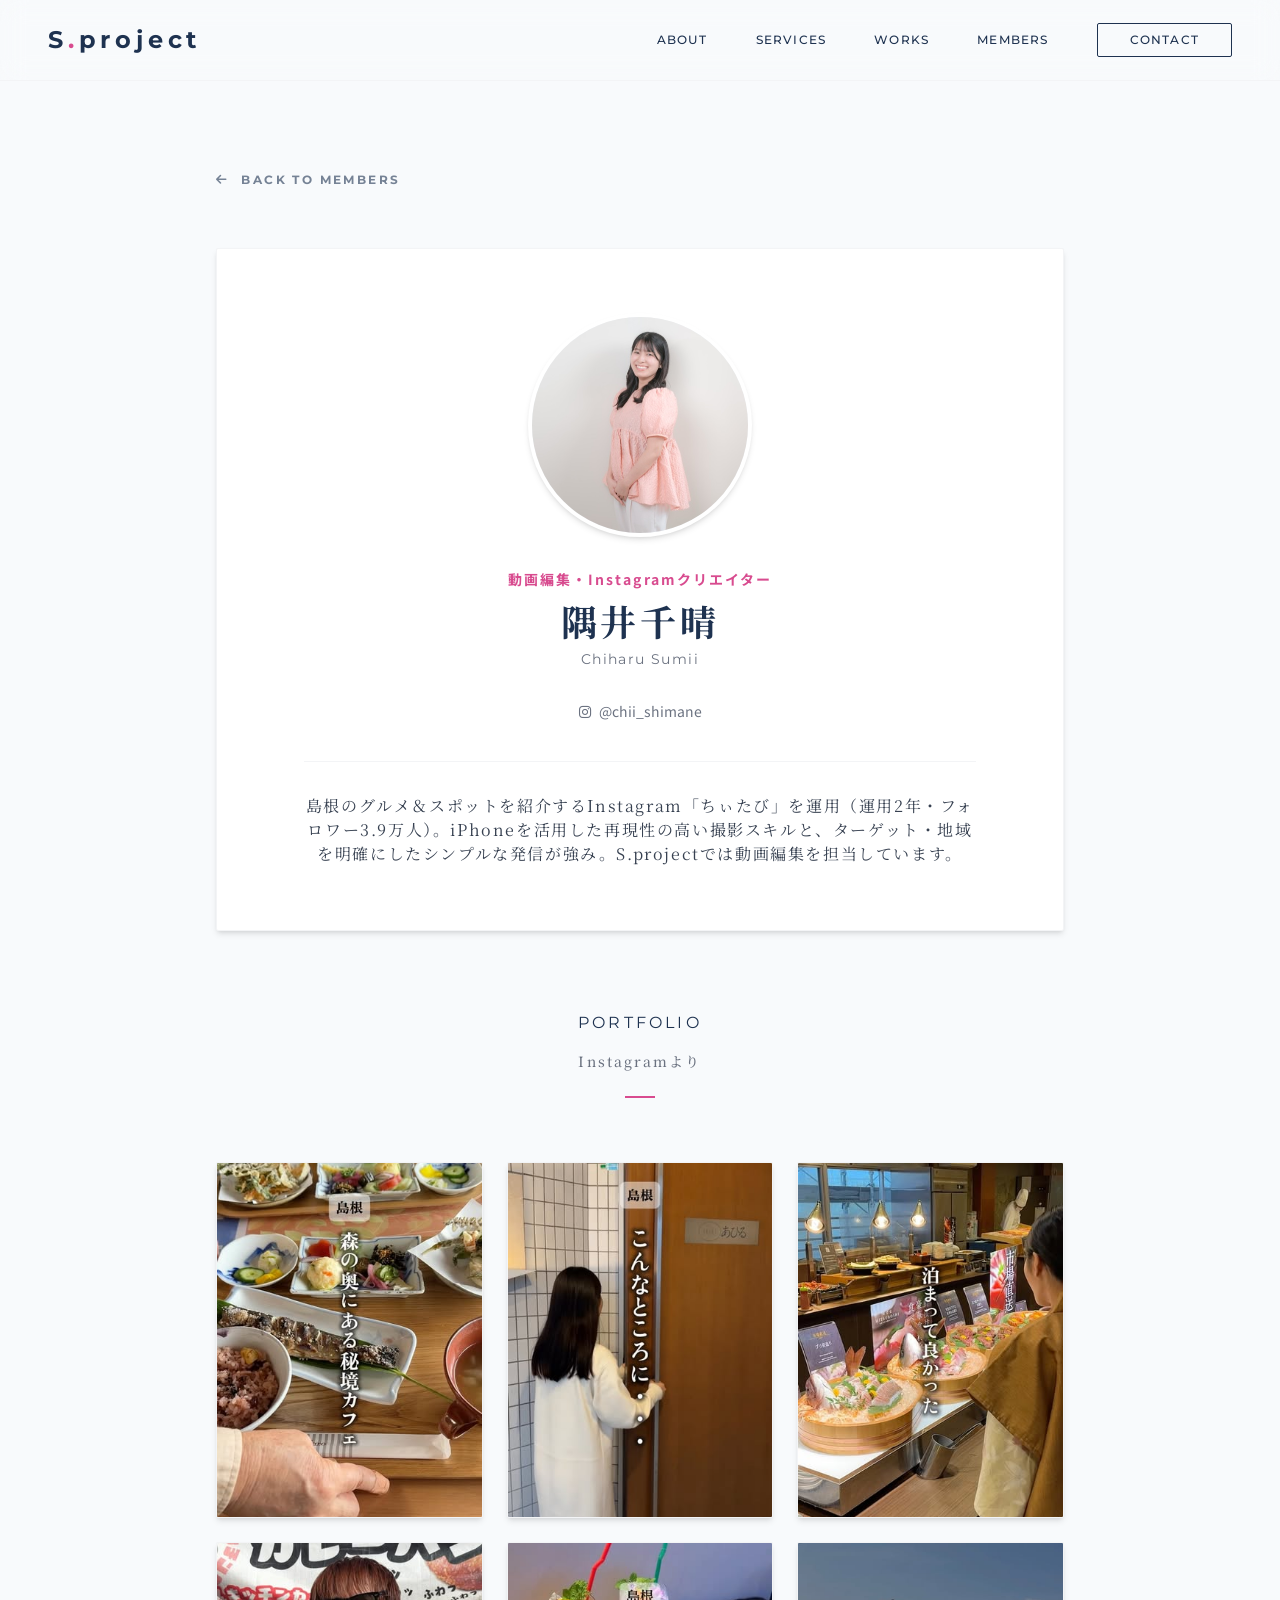
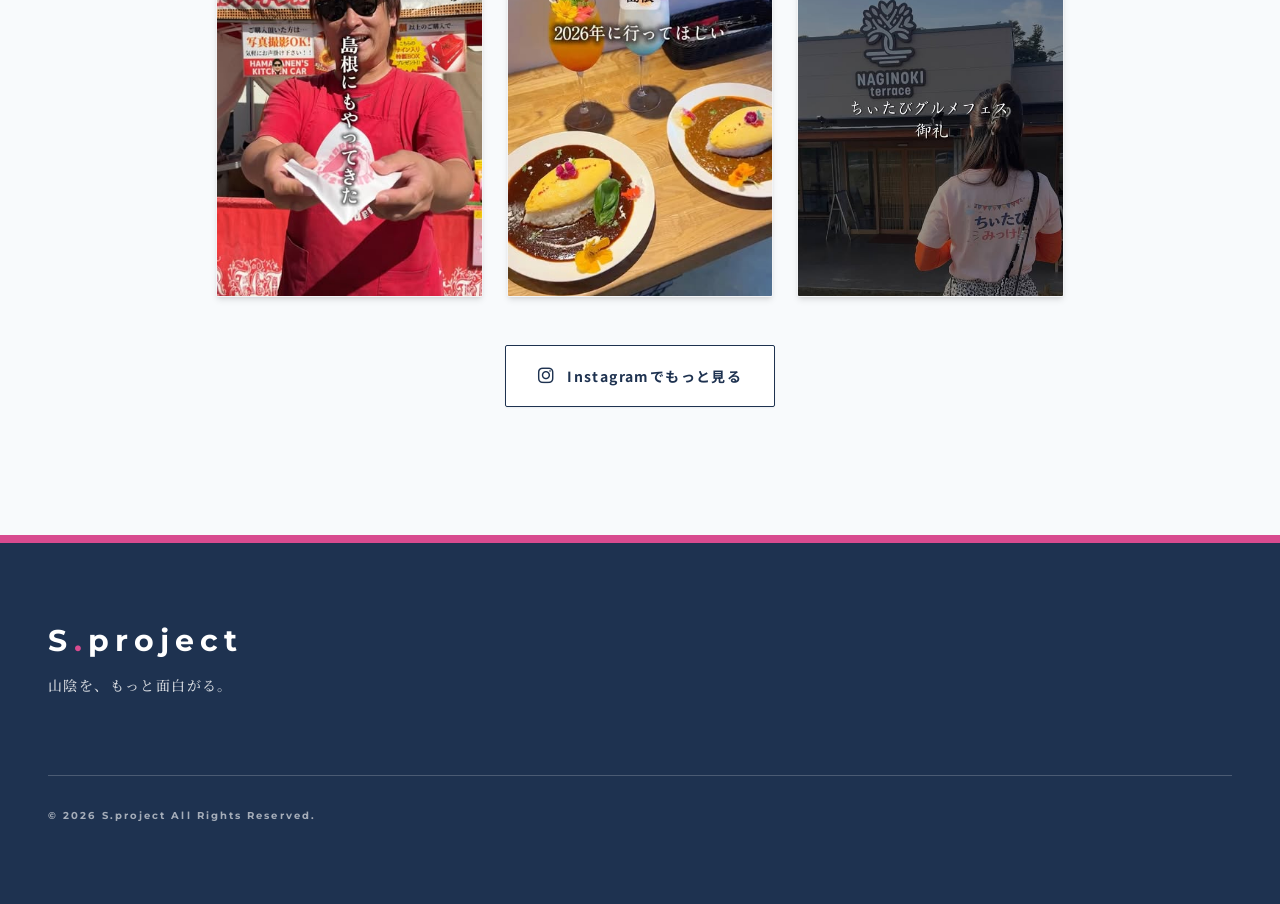
<file: member/chiharu.html>
<!DOCTYPE html>
<html lang="ja" class="scroll-smooth">
<head>
    <meta charset="UTF-8">
    <meta name="viewport" content="width=device-width, initial-scale=1.0">
    <title>隅井千晴 &#8211; S.project | S.project</title>
    <meta name="description" content="S.projectは、山陰出身または山陰に関係するメンバーで構成される、山陰のための地域共創プラットフォームです。">
    <link rel="stylesheet" href="https://fonts.googleapis.com/css2?family=Montserrat:wght@300;400;600&amp;family=Noto+Sans+JP:wght@300;400;500&amp;family=Noto+Serif+JP:wght@300;400;500;600&amp;display=swap">
    <link rel="stylesheet" href="https://cdnjs.cloudflare.com/ajax/libs/font-awesome/6.5.2/css/all.min.css">
    <link rel="stylesheet" href="../css/style.css">
    <link rel="stylesheet" href="../css/tailwind.css">
</head>
<body class="font-sans text-secondary bg-white antialiased selection:bg-accent selection:text-white">
    <!-- Navigation -->
    <nav id="navbar" class="fixed w-full z-50 transition-all duration-500 bg-white/95 shadow-sm py-4 backdrop-blur-md border-b border-gray-100">
        <div class="max-w-7xl mx-auto px-6 sm:px-8 lg:px-12">
            <div class="flex justify-between items-center h-12">
                <!-- Logo -->
                <div class="flex-shrink-0 flex items-center">
                    <a href="../index.html" class="font-en font-bold text-2xl tracking-[0.2em] text-primary">
                        S<span class="text-accent">.</span>project
                    </a>
                </div>
                <!-- Desktop Menu -->
                <div class="hidden md:flex md:ml-8 md:space-x-7 lg:space-x-12 items-center">
                    <a href="../index.html#vision" class="text-xs font-en tracking-[0.1em] font-medium text-primary hover:text-accent transition-colors duration-300">ABOUT</a>
                    <a href="../index.html#services" class="text-xs font-en tracking-[0.1em] font-medium text-primary hover:text-accent transition-colors duration-300">SERVICES</a>
                    <a href="../index.html#works" class="text-xs font-en tracking-[0.1em] font-medium text-primary hover:text-accent transition-colors duration-300">WORKS</a>
                    <a href="../index.html#members" class="text-xs font-en tracking-[0.1em] font-medium text-primary hover:text-accent transition-colors duration-300">MEMBERS</a>
                    <a href="../index.html#contact" class="border border-primary text-primary px-8 py-2 text-xs tracking-[0.1em] font-en font-medium hover:bg-primary hover:text-white transition-all duration-300 rounded-sm">CONTACT</a>
                </div>
                <!-- Mobile Menu Button -->
                <div class="md:hidden flex items-center">
                    <button id="mobile-menu-btn" type="button" class="w-11 h-11 -mr-3 flex items-center justify-center text-primary hover:text-accent focus:outline-none focus-visible:ring-2 focus-visible:ring-accent transition-colors" aria-label="メニューを開く" aria-expanded="false" aria-controls="mobile-menu">
                        <i class="fa-solid fa-bars text-xl"></i>
                    </button>
                </div>
            </div>
        </div>
        
        <!-- Mobile Menu Panel -->
        <div id="mobile-menu" class="hidden absolute top-full left-0 w-full bg-white border-b border-gray-100 shadow-lg opacity-0 translate-y-[-10px] transition-all duration-300 z-40">
            <div class="px-6 py-6 space-y-3 flex flex-col items-center">
                <a href="../index.html#vision" class="mobile-link py-2 text-sm font-en tracking-[0.2em] font-medium text-primary hover:text-accent transition">ABOUT</a>
                <a href="../index.html#services" class="mobile-link py-2 text-sm font-en tracking-[0.2em] font-medium text-primary hover:text-accent transition">SERVICES</a>
                <a href="../index.html#works" class="mobile-link py-2 text-sm font-en tracking-[0.2em] font-medium text-primary hover:text-accent transition">WORKS</a>
                <a href="../index.html#members" class="mobile-link py-2 text-sm font-en tracking-[0.2em] font-medium text-primary hover:text-accent transition">MEMBERS</a>
                <a href="../index.html#contact" class="mobile-link mt-4 border border-primary text-primary px-10 py-3 text-sm tracking-[0.1em] font-en font-medium hover:bg-primary hover:text-white transition-all rounded-sm">CONTACT</a>
            </div>
        </div>
    </nav>

    <main class="pt-28 md:pt-40 pb-20 md:pb-32 bg-bgDark min-h-screen">
        <div class="max-w-4xl mx-auto px-6">

            <a href="../index.html#members" class="inline-flex items-center py-3 text-xs font-en tracking-[0.2em] text-primary/60 hover:text-accent transition-colors mb-6 md:mb-12 uppercase font-bold">
                <i class="fa-solid fa-arrow-left mr-3"></i> Back to Members
            </a>

            <div class="bg-white rounded-sm shadow-md border border-gray-100 px-6 py-10 md:p-16 fade-in-up is-visible">
                <div class="flex flex-col items-center text-center">

                    <div class="premium-img-wrapper aspect-square mb-8 rounded-full overflow-hidden shadow-md w-48 md:w-56 border-4 border-white">
                                                    <img src="../img/member-chiharu.jpg" alt="隅井千晴" class="w-full h-full object-cover" onerror="this.src='https://via.placeholder.com/300?text=Member'">
                                            </div>

                    
                                            <p class="text-accent text-xs md:text-sm tracking-[0.15em] mb-3 font-bold text-balance">動画編集・Instagramクリエイター</p>
                    
                    <h1 class="font-serif text-3xl md:text-4xl tracking-widest text-primary font-bold mb-2">隅井千晴</h1>

                                            <p class="font-en text-sm text-gray-500 mb-6 tracking-widest">Chiharu Sumii</p>
                    
                                            <div class="mb-8">
                            <a href="https://www.instagram.com/chii_shimane/" target="_blank" rel="noopener" class="text-gray-500 hover:text-accent transition-colors text-sm inline-block py-2">
                                <i class="fa-brands fa-instagram mr-2"></i>@chii_shimane                            </a>
                        </div>
                    
                    <div class="font-serif text-sm md:text-base leading-[2.2] tracking-widest text-gray-700 border-t border-gray-100 pt-8 max-w-2xl text-left sm:text-center">
                        <p>島根のグルメ＆スポットを紹介するInstagram「ちぃたび」を運用（運用2年・フォロワー3.9万人）。iPhoneを活用した再現性の高い撮影スキルと、ターゲット・地域を明確にしたシンプルな発信が強み。S.projectでは動画編集を担当しています。</p>
                    </div>

                </div>
            </div>

                            <div class="mt-14 md:mt-20 fade-in-up is-visible">
                    <h2 class="section-title">
                        Portfolio
                        <span class="subtitle">Instagramより</span>
                    </h2>
                    <div class="grid grid-cols-2 md:grid-cols-3 gap-3 md:gap-6">
                                                    <a href="https://www.instagram.com/p/DetkV-bAGif/" target="_blank" rel="noopener" class="premium-img-wrapper block aspect-[3/4] rounded-sm shadow-md border border-gray-100">
                                <img src="../img/portfolio/chiharu-1.jpg" alt="隅井千晴 ポートフォリオ 1" loading="lazy">
                            </a>
                                                    <a href="https://www.instagram.com/p/DemDzCFg4Lh/" target="_blank" rel="noopener" class="premium-img-wrapper block aspect-[3/4] rounded-sm shadow-md border border-gray-100">
                                <img src="../img/portfolio/chiharu-2.jpg" alt="隅井千晴 ポートフォリオ 2" loading="lazy">
                            </a>
                                                    <a href="https://www.instagram.com/p/DeeUJHkgtbF/" target="_blank" rel="noopener" class="premium-img-wrapper block aspect-[3/4] rounded-sm shadow-md border border-gray-100">
                                <img src="../img/portfolio/chiharu-3.jpg" alt="隅井千晴 ポートフォリオ 3" loading="lazy">
                            </a>
                                                    <a href="https://www.instagram.com/p/DeTADg-gfxB/" target="_blank" rel="noopener" class="premium-img-wrapper block aspect-[3/4] rounded-sm shadow-md border border-gray-100">
                                <img src="../img/portfolio/chiharu-4.jpg" alt="隅井千晴 ポートフォリオ 4" loading="lazy">
                            </a>
                                                    <a href="https://www.instagram.com/p/DePKBWfgusV/" target="_blank" rel="noopener" class="premium-img-wrapper block aspect-[3/4] rounded-sm shadow-md border border-gray-100">
                                <img src="../img/portfolio/chiharu-5.jpg" alt="隅井千晴 ポートフォリオ 5" loading="lazy">
                            </a>
                                                    <a href="https://www.instagram.com/p/DYReZQGH6J3/" target="_blank" rel="noopener" class="premium-img-wrapper block aspect-[3/4] rounded-sm shadow-md border border-gray-100">
                                <img src="../img/portfolio/chiharu-6.jpg" alt="隅井千晴 ポートフォリオ 6" loading="lazy">
                            </a>
                                            </div>
                                            <div class="mt-12 text-center">
                            <a href="https://www.instagram.com/chii_shimane/" target="_blank" rel="noopener" class="group inline-flex items-center justify-center bg-white border border-primary text-primary px-8 py-4 text-sm tracking-widest font-bold hover:bg-primary hover:text-white transition-all duration-300 rounded-sm shadow-sm hover:shadow-md">
                                <i class="fa-brands fa-instagram mr-3 text-lg"></i>Instagramでもっと見る
                            </a>
                        </div>
                                    </div>
            
        </div>
    </main>

        <!-- Footer -->
    <footer class="bg-primary text-white py-20 border-t-8 border-accent">
        <div class="max-w-7xl mx-auto px-6 lg:px-12">
            <div class="flex flex-col md:flex-row justify-between items-center md:items-start gap-10">
                
                <div class="text-center md:text-left">
                    <a href="../index.html" class="font-en font-bold text-3xl tracking-[0.2em] text-white">
                        S<span class="text-accent">.</span>project
                    </a>
                    <p class="font-serif mt-4 text-sm font-medium tracking-widest text-white/80">山陰を、もっと面白がる。</p>
                </div>
                
                                            </div>
            
            <div class="mt-20 pt-8 border-t border-white/20 text-center md:text-left text-[0.65rem] font-en tracking-[0.2em] text-white/60 font-bold">
                &copy; 2026 S.project All Rights Reserved.
            </div>
        </div>
    </footer>

    

    <script src="../js/main.js"></script>
</body>
</html>
</file>
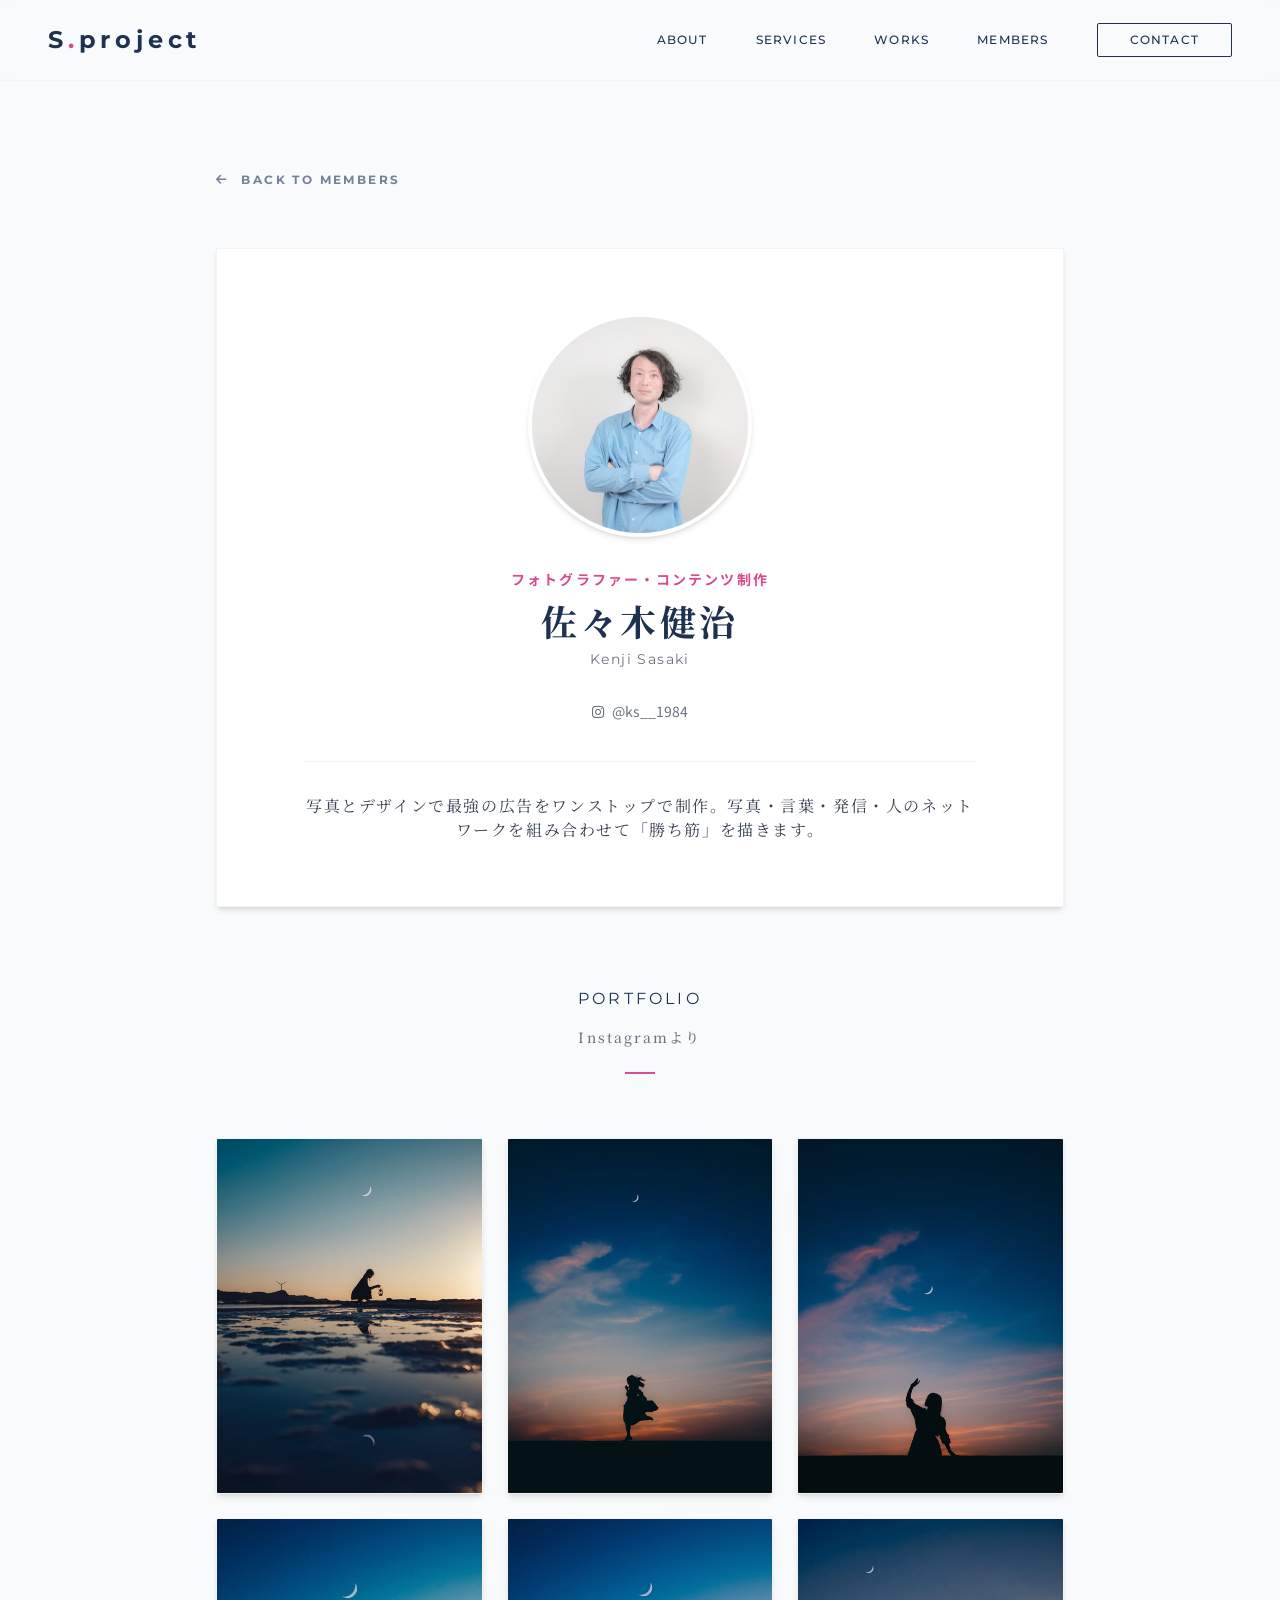
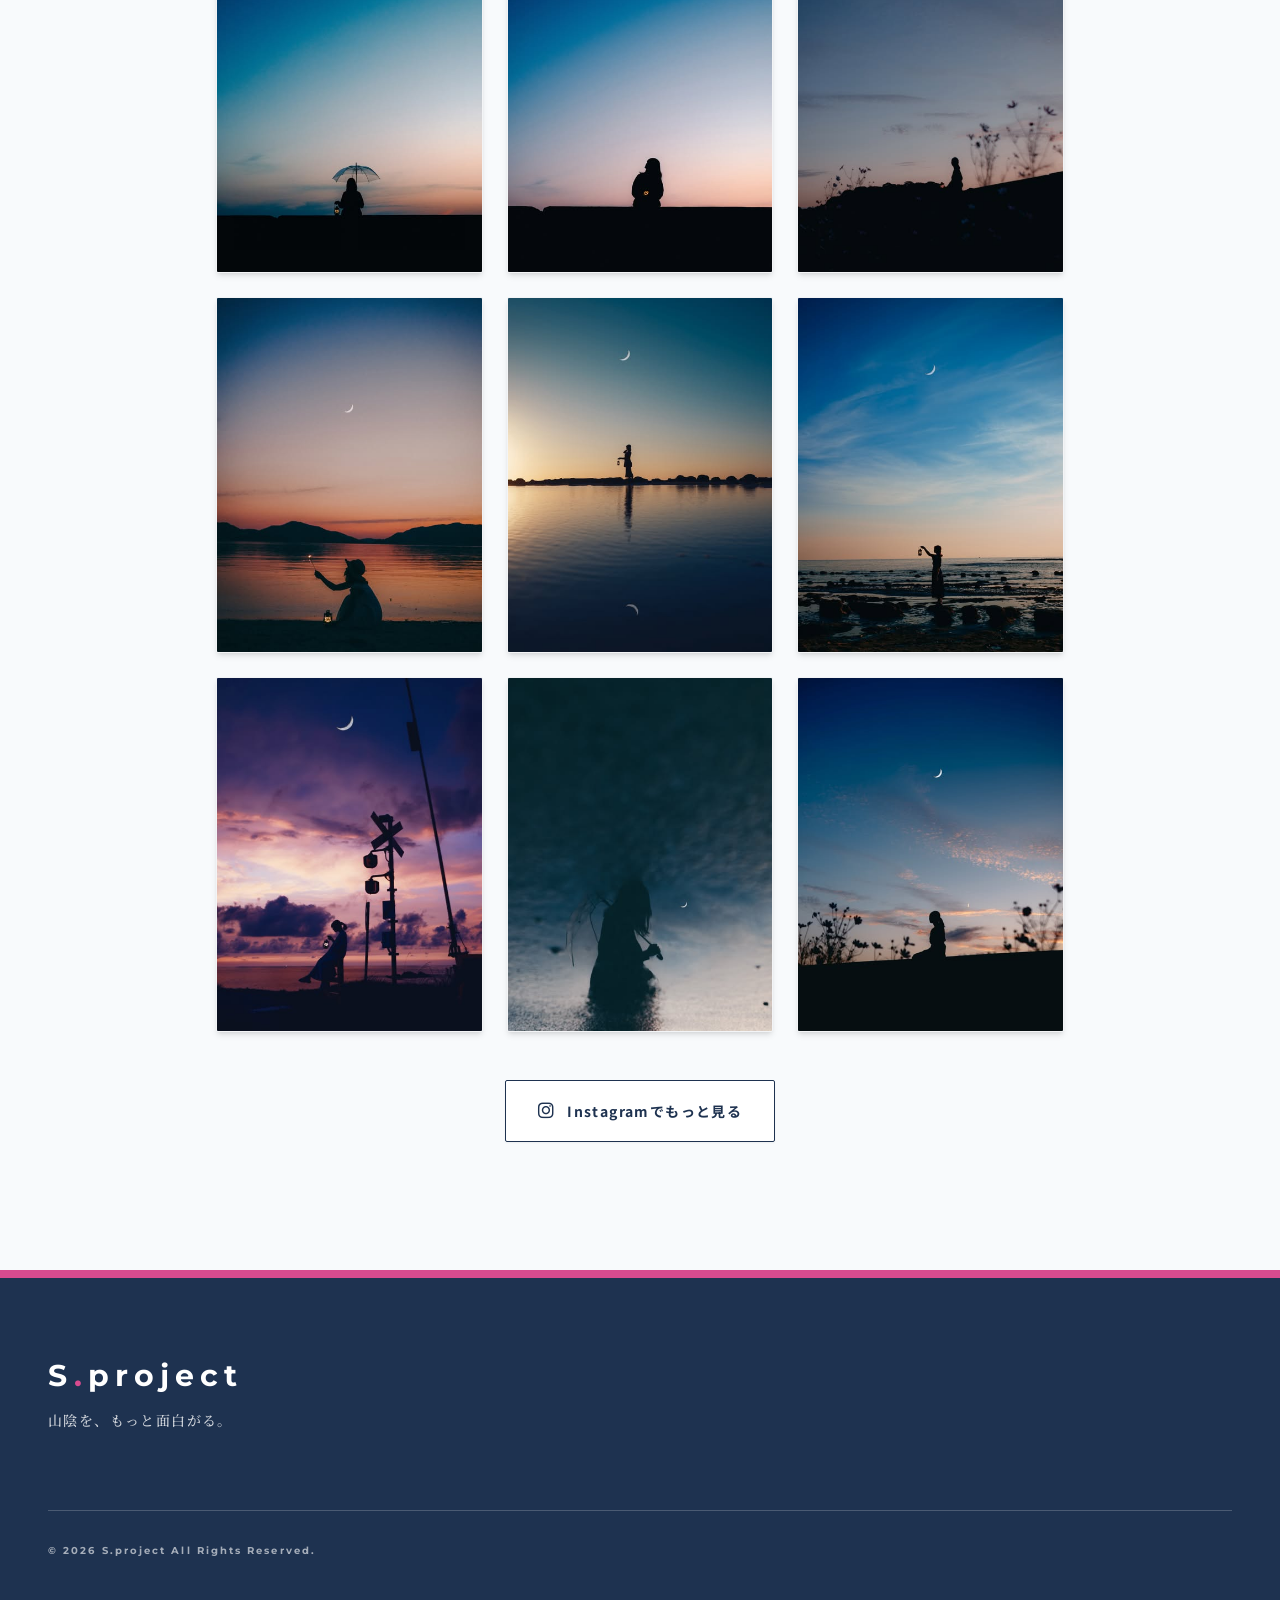
<file: member/kenji.html>
<!DOCTYPE html>
<html lang="ja" class="scroll-smooth">
<head>
    <meta charset="UTF-8">
    <meta name="viewport" content="width=device-width, initial-scale=1.0">
    <title>佐々木健治 &#8211; S.project | S.project</title>
    <meta name="description" content="S.projectは、山陰出身または山陰に関係するメンバーで構成される、山陰のための地域共創プラットフォームです。">
    <link rel="stylesheet" href="https://fonts.googleapis.com/css2?family=Montserrat:wght@300;400;600&amp;family=Noto+Sans+JP:wght@300;400;500&amp;family=Noto+Serif+JP:wght@300;400;500;600&amp;display=swap">
    <link rel="stylesheet" href="https://cdnjs.cloudflare.com/ajax/libs/font-awesome/6.5.2/css/all.min.css">
    <link rel="stylesheet" href="../css/style.css">
    <link rel="stylesheet" href="../css/tailwind.css">
</head>
<body class="font-sans text-secondary bg-white antialiased selection:bg-accent selection:text-white">
    <!-- Navigation -->
    <nav id="navbar" class="fixed w-full z-50 transition-all duration-500 bg-white/95 shadow-sm py-4 backdrop-blur-md border-b border-gray-100">
        <div class="max-w-7xl mx-auto px-6 sm:px-8 lg:px-12">
            <div class="flex justify-between items-center h-12">
                <!-- Logo -->
                <div class="flex-shrink-0 flex items-center">
                    <a href="../index.html" class="font-en font-bold text-2xl tracking-[0.2em] text-primary">
                        S<span class="text-accent">.</span>project
                    </a>
                </div>
                <!-- Desktop Menu -->
                <div class="hidden md:flex md:ml-8 md:space-x-7 lg:space-x-12 items-center">
                    <a href="../index.html#vision" class="text-xs font-en tracking-[0.1em] font-medium text-primary hover:text-accent transition-colors duration-300">ABOUT</a>
                    <a href="../index.html#services" class="text-xs font-en tracking-[0.1em] font-medium text-primary hover:text-accent transition-colors duration-300">SERVICES</a>
                    <a href="../index.html#works" class="text-xs font-en tracking-[0.1em] font-medium text-primary hover:text-accent transition-colors duration-300">WORKS</a>
                    <a href="../index.html#members" class="text-xs font-en tracking-[0.1em] font-medium text-primary hover:text-accent transition-colors duration-300">MEMBERS</a>
                    <a href="../index.html#contact" class="border border-primary text-primary px-8 py-2 text-xs tracking-[0.1em] font-en font-medium hover:bg-primary hover:text-white transition-all duration-300 rounded-sm">CONTACT</a>
                </div>
                <!-- Mobile Menu Button -->
                <div class="md:hidden flex items-center">
                    <button id="mobile-menu-btn" type="button" class="w-11 h-11 -mr-3 flex items-center justify-center text-primary hover:text-accent focus:outline-none focus-visible:ring-2 focus-visible:ring-accent transition-colors" aria-label="メニューを開く" aria-expanded="false" aria-controls="mobile-menu">
                        <i class="fa-solid fa-bars text-xl"></i>
                    </button>
                </div>
            </div>
        </div>
        
        <!-- Mobile Menu Panel -->
        <div id="mobile-menu" class="hidden absolute top-full left-0 w-full bg-white border-b border-gray-100 shadow-lg opacity-0 translate-y-[-10px] transition-all duration-300 z-40">
            <div class="px-6 py-6 space-y-3 flex flex-col items-center">
                <a href="../index.html#vision" class="mobile-link py-2 text-sm font-en tracking-[0.2em] font-medium text-primary hover:text-accent transition">ABOUT</a>
                <a href="../index.html#services" class="mobile-link py-2 text-sm font-en tracking-[0.2em] font-medium text-primary hover:text-accent transition">SERVICES</a>
                <a href="../index.html#works" class="mobile-link py-2 text-sm font-en tracking-[0.2em] font-medium text-primary hover:text-accent transition">WORKS</a>
                <a href="../index.html#members" class="mobile-link py-2 text-sm font-en tracking-[0.2em] font-medium text-primary hover:text-accent transition">MEMBERS</a>
                <a href="../index.html#contact" class="mobile-link mt-4 border border-primary text-primary px-10 py-3 text-sm tracking-[0.1em] font-en font-medium hover:bg-primary hover:text-white transition-all rounded-sm">CONTACT</a>
            </div>
        </div>
    </nav>

    <main class="pt-28 md:pt-40 pb-20 md:pb-32 bg-bgDark min-h-screen">
        <div class="max-w-4xl mx-auto px-6">

            <a href="../index.html#members" class="inline-flex items-center py-3 text-xs font-en tracking-[0.2em] text-primary/60 hover:text-accent transition-colors mb-6 md:mb-12 uppercase font-bold">
                <i class="fa-solid fa-arrow-left mr-3"></i> Back to Members
            </a>

            <div class="bg-white rounded-sm shadow-md border border-gray-100 px-6 py-10 md:p-16 fade-in-up is-visible">
                <div class="flex flex-col items-center text-center">

                    <div class="premium-img-wrapper aspect-square mb-8 rounded-full overflow-hidden shadow-md w-48 md:w-56 border-4 border-white">
                                                    <img src="../img/member-kenji.jpg" alt="佐々木健治" class="w-full h-full object-cover" onerror="this.src='https://via.placeholder.com/300?text=Member'">
                                            </div>

                    
                                            <p class="text-accent text-xs md:text-sm tracking-[0.15em] mb-3 font-bold text-balance">フォトグラファー・コンテンツ制作</p>
                    
                    <h1 class="font-serif text-3xl md:text-4xl tracking-widest text-primary font-bold mb-2">佐々木健治</h1>

                                            <p class="font-en text-sm text-gray-500 mb-6 tracking-widest">Kenji Sasaki</p>
                    
                                            <div class="mb-8">
                            <a href="https://www.instagram.com/ks__1984/" target="_blank" rel="noopener" class="text-gray-500 hover:text-accent transition-colors text-sm inline-block py-2">
                                <i class="fa-brands fa-instagram mr-2"></i>@ks__1984                            </a>
                        </div>
                    
                    <div class="font-serif text-sm md:text-base leading-[2.2] tracking-widest text-gray-700 border-t border-gray-100 pt-8 max-w-2xl text-left sm:text-center">
                        <p>写真とデザインで最強の広告をワンストップで制作。写真・言葉・発信・人のネットワークを組み合わせて「勝ち筋」を描きます。</p>
                    </div>

                </div>
            </div>

                            <div class="mt-14 md:mt-20 fade-in-up is-visible">
                    <h2 class="section-title">
                        Portfolio
                        <span class="subtitle">Instagramより</span>
                    </h2>
                    <div class="grid grid-cols-2 md:grid-cols-3 gap-3 md:gap-6">
                                                    <a href="https://www.instagram.com/p/De6Q0tDMcXU/" target="_blank" rel="noopener" class="premium-img-wrapper block aspect-[3/4] rounded-sm shadow-md border border-gray-100">
                                <img src="../img/portfolio/kenji-1.jpg" alt="佐々木健治 ポートフォリオ 1" loading="lazy">
                            </a>
                                                    <a href="https://www.instagram.com/p/Dey_3UNMy53/" target="_blank" rel="noopener" class="premium-img-wrapper block aspect-[3/4] rounded-sm shadow-md border border-gray-100">
                                <img src="../img/portfolio/kenji-2.jpg" alt="佐々木健治 ポートフォリオ 2" loading="lazy">
                            </a>
                                                    <a href="https://www.instagram.com/p/DetXljksOLr/" target="_blank" rel="noopener" class="premium-img-wrapper block aspect-[3/4] rounded-sm shadow-md border border-gray-100">
                                <img src="../img/portfolio/kenji-3.jpg" alt="佐々木健治 ポートフォリオ 3" loading="lazy">
                            </a>
                                                    <a href="https://www.instagram.com/p/DeopIPTMD9d/" target="_blank" rel="noopener" class="premium-img-wrapper block aspect-[3/4] rounded-sm shadow-md border border-gray-100">
                                <img src="../img/portfolio/kenji-4.jpg" alt="佐々木健治 ポートフォリオ 4" loading="lazy">
                            </a>
                                                    <a href="https://www.instagram.com/p/DeixZHqsnqu/" target="_blank" rel="noopener" class="premium-img-wrapper block aspect-[3/4] rounded-sm shadow-md border border-gray-100">
                                <img src="../img/portfolio/kenji-5.jpg" alt="佐々木健治 ポートフォリオ 5" loading="lazy">
                            </a>
                                                    <a href="https://www.instagram.com/p/DeeGqJOMHvu/" target="_blank" rel="noopener" class="premium-img-wrapper block aspect-[3/4] rounded-sm shadow-md border border-gray-100">
                                <img src="../img/portfolio/kenji-6.jpg" alt="佐々木健治 ポートフォリオ 6" loading="lazy">
                            </a>
                                                    <a href="https://www.instagram.com/p/DeWW7KosLTq/" target="_blank" rel="noopener" class="premium-img-wrapper block aspect-[3/4] rounded-sm shadow-md border border-gray-100">
                                <img src="../img/portfolio/kenji-7.jpg" alt="佐々木健治 ポートフォリオ 7" loading="lazy">
                            </a>
                                                    <a href="https://www.instagram.com/p/DeQ_B8FMQNz/" target="_blank" rel="noopener" class="premium-img-wrapper block aspect-[3/4] rounded-sm shadow-md border border-gray-100">
                                <img src="../img/portfolio/kenji-8.jpg" alt="佐々木健治 ポートフォリオ 8" loading="lazy">
                            </a>
                                                    <a href="https://www.instagram.com/p/DeJVKDpsbzM/" target="_blank" rel="noopener" class="premium-img-wrapper block aspect-[3/4] rounded-sm shadow-md border border-gray-100">
                                <img src="../img/portfolio/kenji-9.jpg" alt="佐々木健治 ポートフォリオ 9" loading="lazy">
                            </a>
                                                    <a href="https://www.instagram.com/p/DeD_KRQM-3T/" target="_blank" rel="noopener" class="premium-img-wrapper block aspect-[3/4] rounded-sm shadow-md border border-gray-100">
                                <img src="../img/portfolio/kenji-10.jpg" alt="佐々木健治 ポートフォリオ 10" loading="lazy">
                            </a>
                                                    <a href="https://www.instagram.com/p/Dd8kSJsMWWh/" target="_blank" rel="noopener" class="premium-img-wrapper block aspect-[3/4] rounded-sm shadow-md border border-gray-100">
                                <img src="../img/portfolio/kenji-11.jpg" alt="佐々木健治 ポートフォリオ 11" loading="lazy">
                            </a>
                                                    <a href="https://www.instagram.com/p/Dd3gGhIMOme/" target="_blank" rel="noopener" class="premium-img-wrapper block aspect-[3/4] rounded-sm shadow-md border border-gray-100">
                                <img src="../img/portfolio/kenji-12.jpg" alt="佐々木健治 ポートフォリオ 12" loading="lazy">
                            </a>
                                            </div>
                                            <div class="mt-12 text-center">
                            <a href="https://www.instagram.com/ks__1984/" target="_blank" rel="noopener" class="group inline-flex items-center justify-center bg-white border border-primary text-primary px-8 py-4 text-sm tracking-widest font-bold hover:bg-primary hover:text-white transition-all duration-300 rounded-sm shadow-sm hover:shadow-md">
                                <i class="fa-brands fa-instagram mr-3 text-lg"></i>Instagramでもっと見る
                            </a>
                        </div>
                                    </div>
            
        </div>
    </main>

        <!-- Footer -->
    <footer class="bg-primary text-white py-20 border-t-8 border-accent">
        <div class="max-w-7xl mx-auto px-6 lg:px-12">
            <div class="flex flex-col md:flex-row justify-between items-center md:items-start gap-10">
                
                <div class="text-center md:text-left">
                    <a href="../index.html" class="font-en font-bold text-3xl tracking-[0.2em] text-white">
                        S<span class="text-accent">.</span>project
                    </a>
                    <p class="font-serif mt-4 text-sm font-medium tracking-widest text-white/80">山陰を、もっと面白がる。</p>
                </div>
                
                                            </div>
            
            <div class="mt-20 pt-8 border-t border-white/20 text-center md:text-left text-[0.65rem] font-en tracking-[0.2em] text-white/60 font-bold">
                &copy; 2026 S.project All Rights Reserved.
            </div>
        </div>
    </footer>

    

    <script src="../js/main.js"></script>
</body>
</html>
</file>
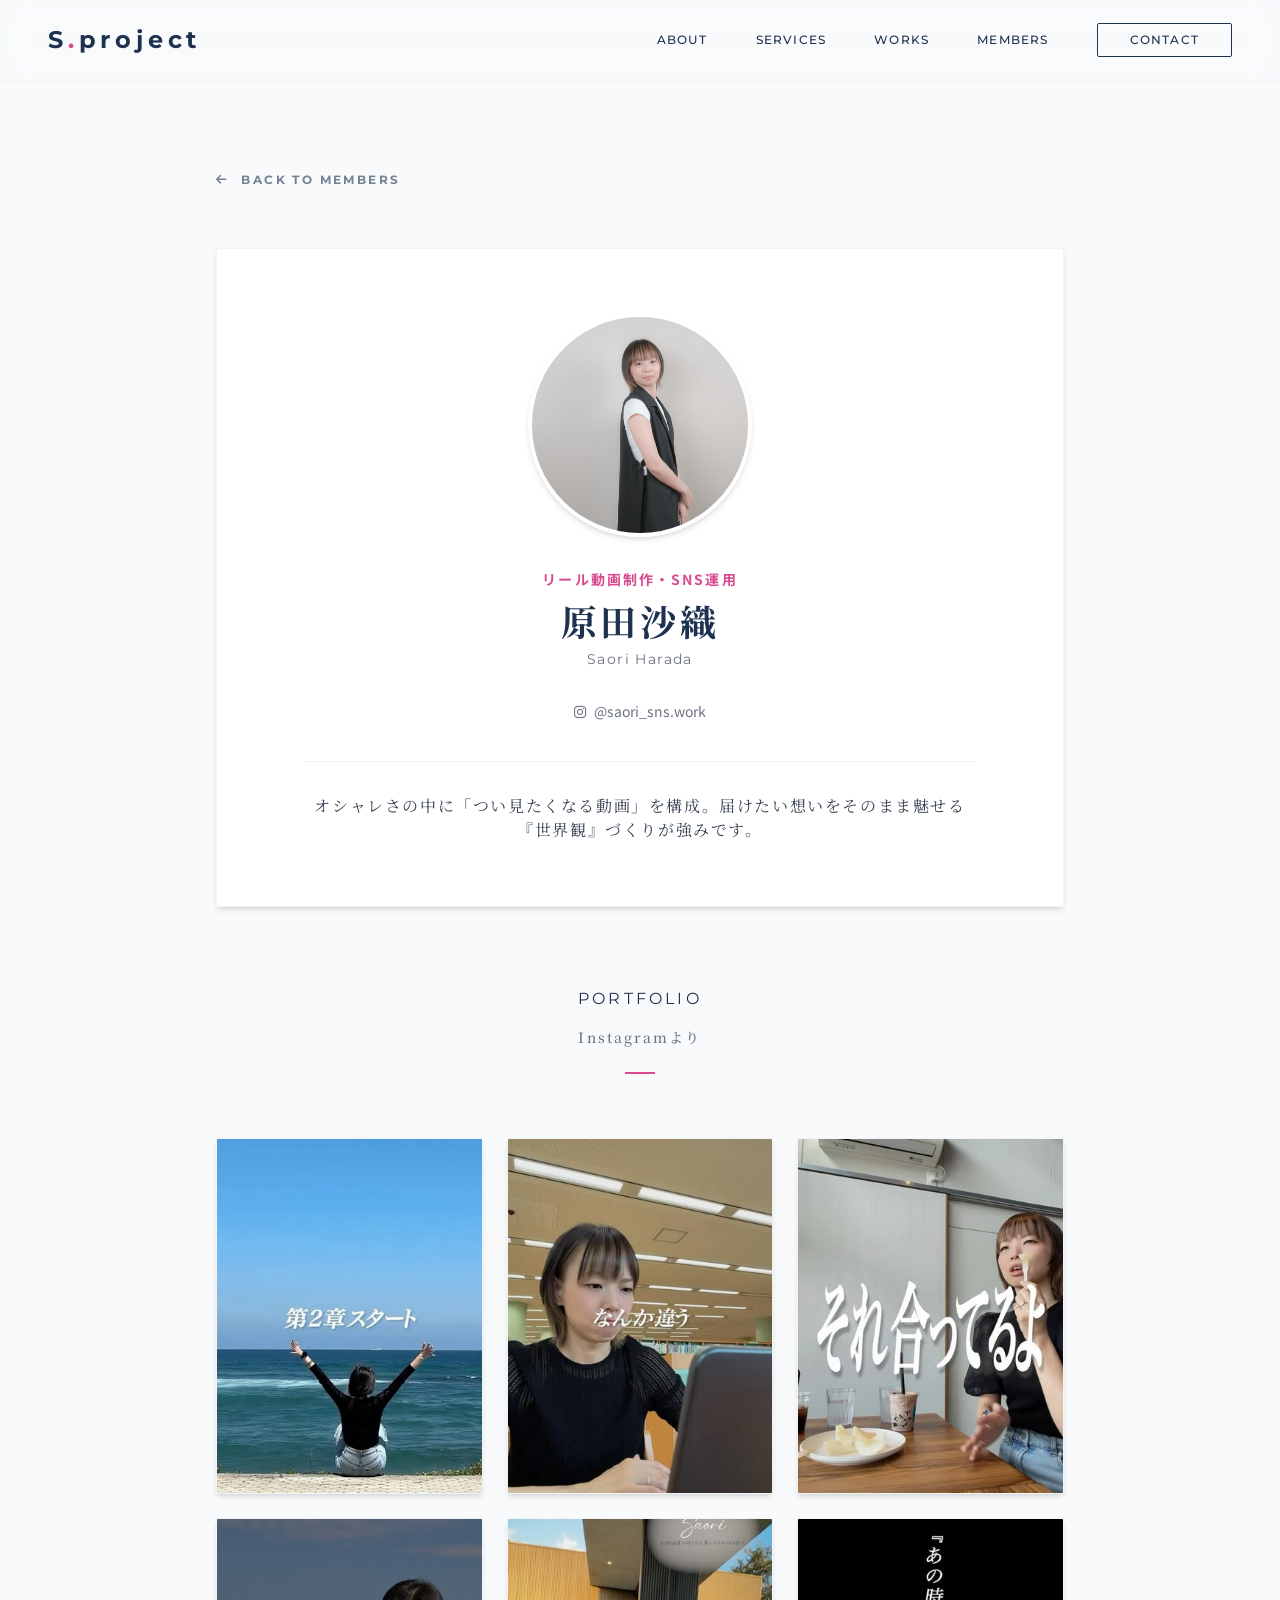
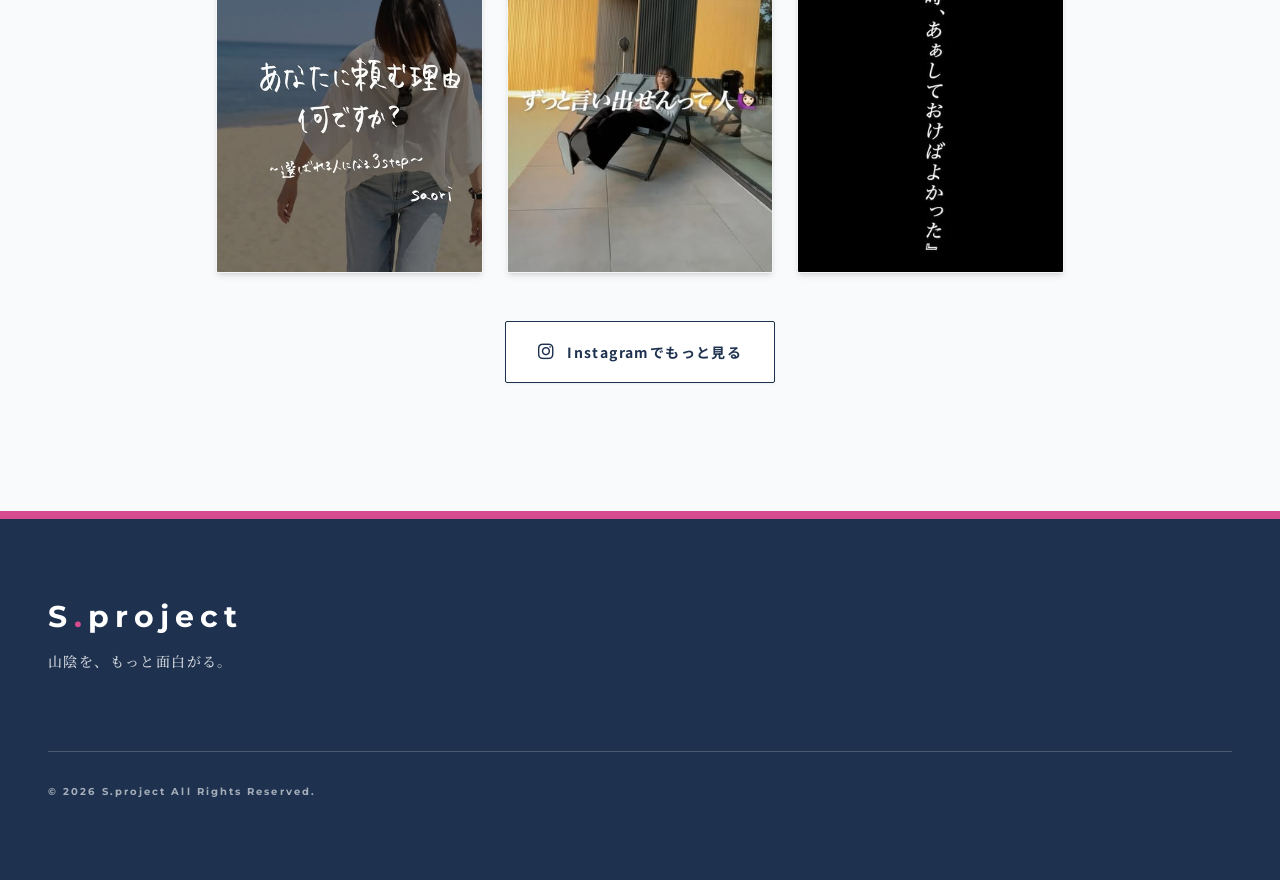
<file: member/saori.html>
<!DOCTYPE html>
<html lang="ja" class="scroll-smooth">
<head>
    <meta charset="UTF-8">
    <meta name="viewport" content="width=device-width, initial-scale=1.0">
    <title>原田沙織 &#8211; S.project | S.project</title>
    <meta name="description" content="S.projectは、山陰出身または山陰に関係するメンバーで構成される、山陰のための地域共創プラットフォームです。">
    <link rel="stylesheet" href="https://fonts.googleapis.com/css2?family=Montserrat:wght@300;400;600&amp;family=Noto+Sans+JP:wght@300;400;500&amp;family=Noto+Serif+JP:wght@300;400;500;600&amp;display=swap">
    <link rel="stylesheet" href="https://cdnjs.cloudflare.com/ajax/libs/font-awesome/6.5.2/css/all.min.css">
    <link rel="stylesheet" href="../css/style.css">
    <link rel="stylesheet" href="../css/tailwind.css">
</head>
<body class="font-sans text-secondary bg-white antialiased selection:bg-accent selection:text-white">
    <!-- Navigation -->
    <nav id="navbar" class="fixed w-full z-50 transition-all duration-500 bg-white/95 shadow-sm py-4 backdrop-blur-md border-b border-gray-100">
        <div class="max-w-7xl mx-auto px-6 sm:px-8 lg:px-12">
            <div class="flex justify-between items-center h-12">
                <!-- Logo -->
                <div class="flex-shrink-0 flex items-center">
                    <a href="../index.html" class="font-en font-bold text-2xl tracking-[0.2em] text-primary">
                        S<span class="text-accent">.</span>project
                    </a>
                </div>
                <!-- Desktop Menu -->
                <div class="hidden md:flex md:ml-8 md:space-x-7 lg:space-x-12 items-center">
                    <a href="../index.html#vision" class="text-xs font-en tracking-[0.1em] font-medium text-primary hover:text-accent transition-colors duration-300">ABOUT</a>
                    <a href="../index.html#services" class="text-xs font-en tracking-[0.1em] font-medium text-primary hover:text-accent transition-colors duration-300">SERVICES</a>
                    <a href="../index.html#works" class="text-xs font-en tracking-[0.1em] font-medium text-primary hover:text-accent transition-colors duration-300">WORKS</a>
                    <a href="../index.html#members" class="text-xs font-en tracking-[0.1em] font-medium text-primary hover:text-accent transition-colors duration-300">MEMBERS</a>
                    <a href="../index.html#contact" class="border border-primary text-primary px-8 py-2 text-xs tracking-[0.1em] font-en font-medium hover:bg-primary hover:text-white transition-all duration-300 rounded-sm">CONTACT</a>
                </div>
                <!-- Mobile Menu Button -->
                <div class="md:hidden flex items-center">
                    <button id="mobile-menu-btn" type="button" class="w-11 h-11 -mr-3 flex items-center justify-center text-primary hover:text-accent focus:outline-none focus-visible:ring-2 focus-visible:ring-accent transition-colors" aria-label="メニューを開く" aria-expanded="false" aria-controls="mobile-menu">
                        <i class="fa-solid fa-bars text-xl"></i>
                    </button>
                </div>
            </div>
        </div>
        
        <!-- Mobile Menu Panel -->
        <div id="mobile-menu" class="hidden absolute top-full left-0 w-full bg-white border-b border-gray-100 shadow-lg opacity-0 translate-y-[-10px] transition-all duration-300 z-40">
            <div class="px-6 py-6 space-y-3 flex flex-col items-center">
                <a href="../index.html#vision" class="mobile-link py-2 text-sm font-en tracking-[0.2em] font-medium text-primary hover:text-accent transition">ABOUT</a>
                <a href="../index.html#services" class="mobile-link py-2 text-sm font-en tracking-[0.2em] font-medium text-primary hover:text-accent transition">SERVICES</a>
                <a href="../index.html#works" class="mobile-link py-2 text-sm font-en tracking-[0.2em] font-medium text-primary hover:text-accent transition">WORKS</a>
                <a href="../index.html#members" class="mobile-link py-2 text-sm font-en tracking-[0.2em] font-medium text-primary hover:text-accent transition">MEMBERS</a>
                <a href="../index.html#contact" class="mobile-link mt-4 border border-primary text-primary px-10 py-3 text-sm tracking-[0.1em] font-en font-medium hover:bg-primary hover:text-white transition-all rounded-sm">CONTACT</a>
            </div>
        </div>
    </nav>

    <main class="pt-28 md:pt-40 pb-20 md:pb-32 bg-bgDark min-h-screen">
        <div class="max-w-4xl mx-auto px-6">

            <a href="../index.html#members" class="inline-flex items-center py-3 text-xs font-en tracking-[0.2em] text-primary/60 hover:text-accent transition-colors mb-6 md:mb-12 uppercase font-bold">
                <i class="fa-solid fa-arrow-left mr-3"></i> Back to Members
            </a>

            <div class="bg-white rounded-sm shadow-md border border-gray-100 px-6 py-10 md:p-16 fade-in-up is-visible">
                <div class="flex flex-col items-center text-center">

                    <div class="premium-img-wrapper aspect-square mb-8 rounded-full overflow-hidden shadow-md w-48 md:w-56 border-4 border-white">
                                                    <img src="../img/member-saori.jpg" alt="原田沙織" class="w-full h-full object-cover" onerror="this.src='https://via.placeholder.com/300?text=Member'">
                                            </div>

                    
                                            <p class="text-accent text-xs md:text-sm tracking-[0.15em] mb-3 font-bold text-balance">リール動画制作・SNS運用</p>
                    
                    <h1 class="font-serif text-3xl md:text-4xl tracking-widest text-primary font-bold mb-2">原田沙織</h1>

                                            <p class="font-en text-sm text-gray-500 mb-6 tracking-widest">Saori Harada</p>
                    
                                            <div class="mb-8">
                            <a href="https://www.instagram.com/saori_sns.work/" target="_blank" rel="noopener" class="text-gray-500 hover:text-accent transition-colors text-sm inline-block py-2">
                                <i class="fa-brands fa-instagram mr-2"></i>@saori_sns.work                            </a>
                        </div>
                    
                    <div class="font-serif text-sm md:text-base leading-[2.2] tracking-widest text-gray-700 border-t border-gray-100 pt-8 max-w-2xl text-left sm:text-center">
                        <p>オシャレさの中に「つい見たくなる動画」を構成。届けたい想いをそのまま魅せる『世界観』づくりが強みです。</p>
                    </div>

                </div>
            </div>

                            <div class="mt-14 md:mt-20 fade-in-up is-visible">
                    <h2 class="section-title">
                        Portfolio
                        <span class="subtitle">Instagramより</span>
                    </h2>
                    <div class="grid grid-cols-2 md:grid-cols-3 gap-3 md:gap-6">
                                                    <a href="https://www.instagram.com/p/DdijNGKs2Q1/" target="_blank" rel="noopener" class="premium-img-wrapper block aspect-[3/4] rounded-sm shadow-md border border-gray-100">
                                <img src="../img/portfolio/saori-1.jpg" alt="原田沙織 ポートフォリオ 1" loading="lazy">
                            </a>
                                                    <a href="https://www.instagram.com/p/De83-GAs0in/" target="_blank" rel="noopener" class="premium-img-wrapper block aspect-[3/4] rounded-sm shadow-md border border-gray-100">
                                <img src="../img/portfolio/saori-2.jpg" alt="原田沙織 ポートフォリオ 2" loading="lazy">
                            </a>
                                                    <a href="https://www.instagram.com/p/De1It-1My9m/" target="_blank" rel="noopener" class="premium-img-wrapper block aspect-[3/4] rounded-sm shadow-md border border-gray-100">
                                <img src="../img/portfolio/saori-3.jpg" alt="原田沙織 ポートフォリオ 3" loading="lazy">
                            </a>
                                                    <a href="https://www.instagram.com/p/DekpO8sE9rj/" target="_blank" rel="noopener" class="premium-img-wrapper block aspect-[3/4] rounded-sm shadow-md border border-gray-100">
                                <img src="../img/portfolio/saori-4.jpg" alt="原田沙織 ポートフォリオ 4" loading="lazy">
                            </a>
                                                    <a href="https://www.instagram.com/p/DeYwrWTMyGX/" target="_blank" rel="noopener" class="premium-img-wrapper block aspect-[3/4] rounded-sm shadow-md border border-gray-100">
                                <img src="../img/portfolio/saori-5.jpg" alt="原田沙織 ポートフォリオ 5" loading="lazy">
                            </a>
                                                    <a href="https://www.instagram.com/p/Dcam8cnMut5/" target="_blank" rel="noopener" class="premium-img-wrapper block aspect-[3/4] rounded-sm shadow-md border border-gray-100">
                                <img src="../img/portfolio/saori-6.jpg" alt="原田沙織 ポートフォリオ 6" loading="lazy">
                            </a>
                                            </div>
                                            <div class="mt-12 text-center">
                            <a href="https://www.instagram.com/saori_sns.work/" target="_blank" rel="noopener" class="group inline-flex items-center justify-center bg-white border border-primary text-primary px-8 py-4 text-sm tracking-widest font-bold hover:bg-primary hover:text-white transition-all duration-300 rounded-sm shadow-sm hover:shadow-md">
                                <i class="fa-brands fa-instagram mr-3 text-lg"></i>Instagramでもっと見る
                            </a>
                        </div>
                                    </div>
            
        </div>
    </main>

        <!-- Footer -->
    <footer class="bg-primary text-white py-20 border-t-8 border-accent">
        <div class="max-w-7xl mx-auto px-6 lg:px-12">
            <div class="flex flex-col md:flex-row justify-between items-center md:items-start gap-10">
                
                <div class="text-center md:text-left">
                    <a href="../index.html" class="font-en font-bold text-3xl tracking-[0.2em] text-white">
                        S<span class="text-accent">.</span>project
                    </a>
                    <p class="font-serif mt-4 text-sm font-medium tracking-widest text-white/80">山陰を、もっと面白がる。</p>
                </div>
                
                                            </div>
            
            <div class="mt-20 pt-8 border-t border-white/20 text-center md:text-left text-[0.65rem] font-en tracking-[0.2em] text-white/60 font-bold">
                &copy; 2026 S.project All Rights Reserved.
            </div>
        </div>
    </footer>

    

    <script src="../js/main.js"></script>
</body>
</html>
</file>
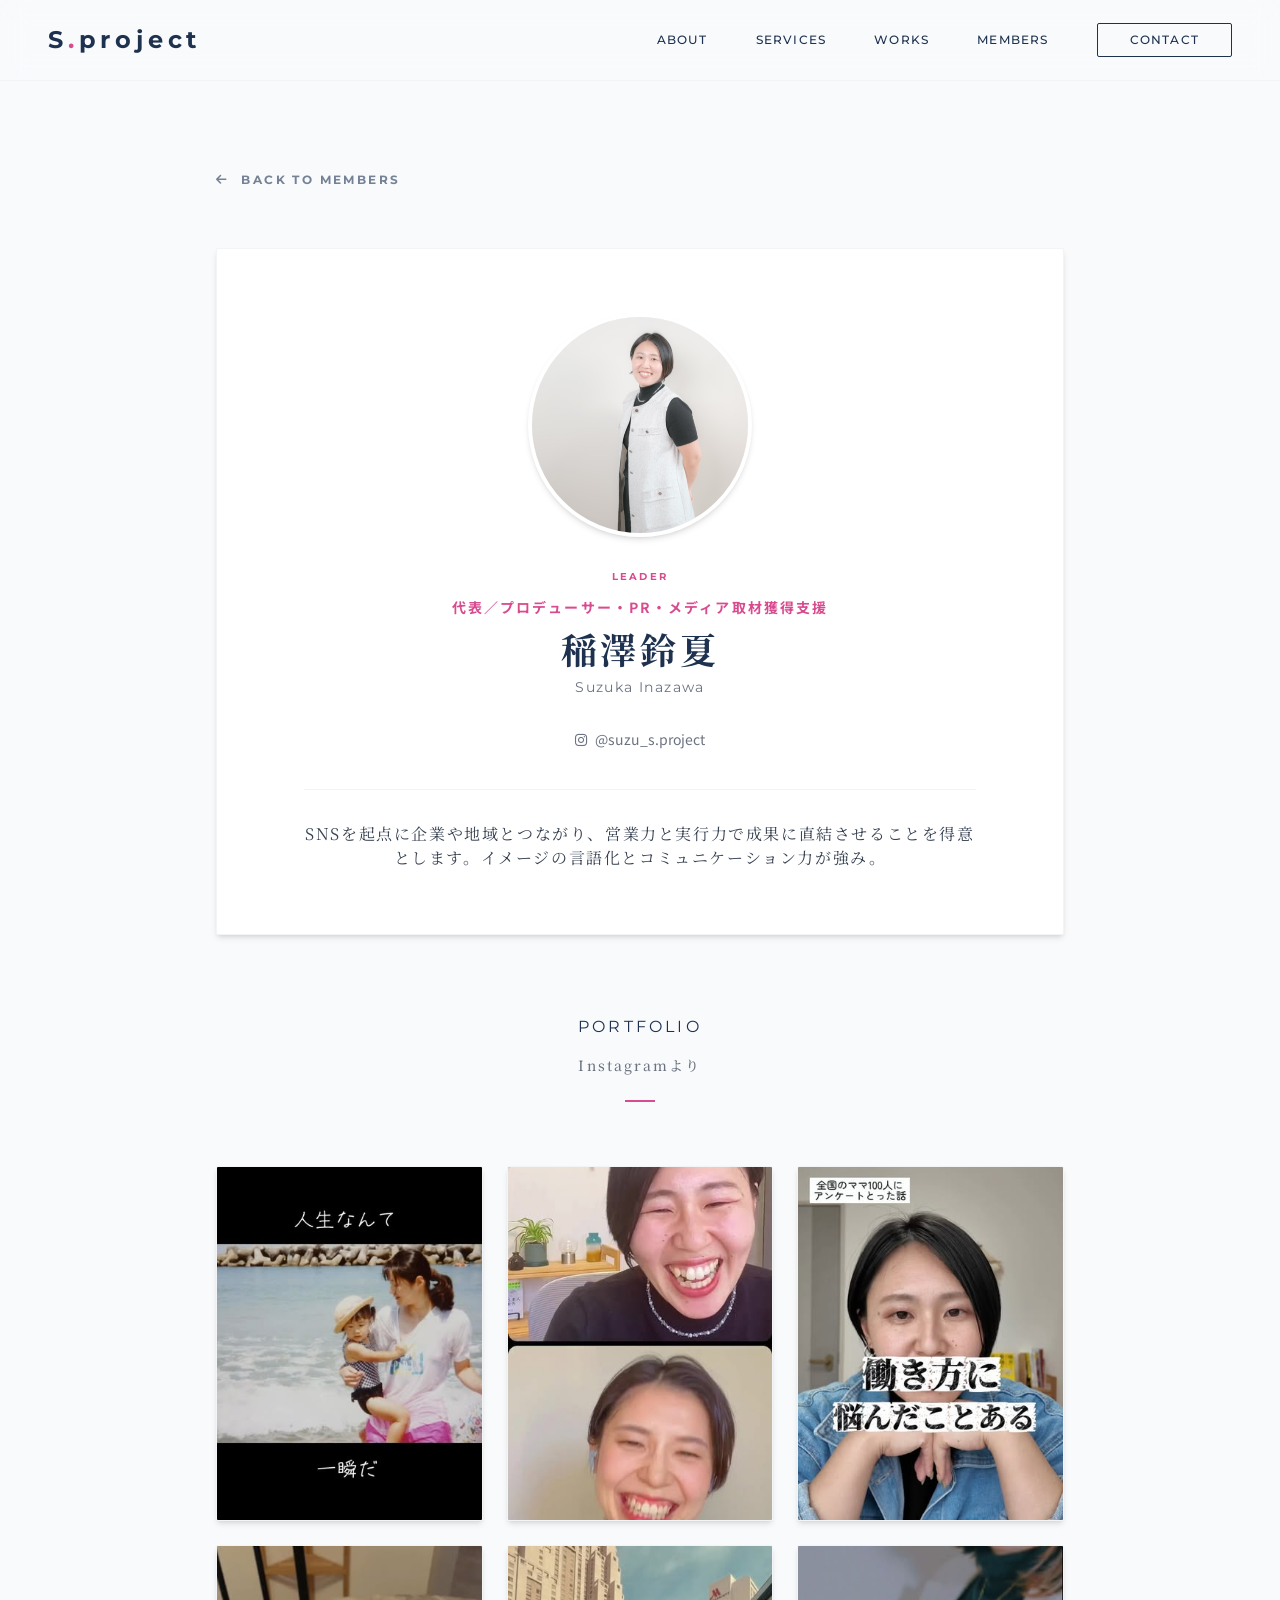
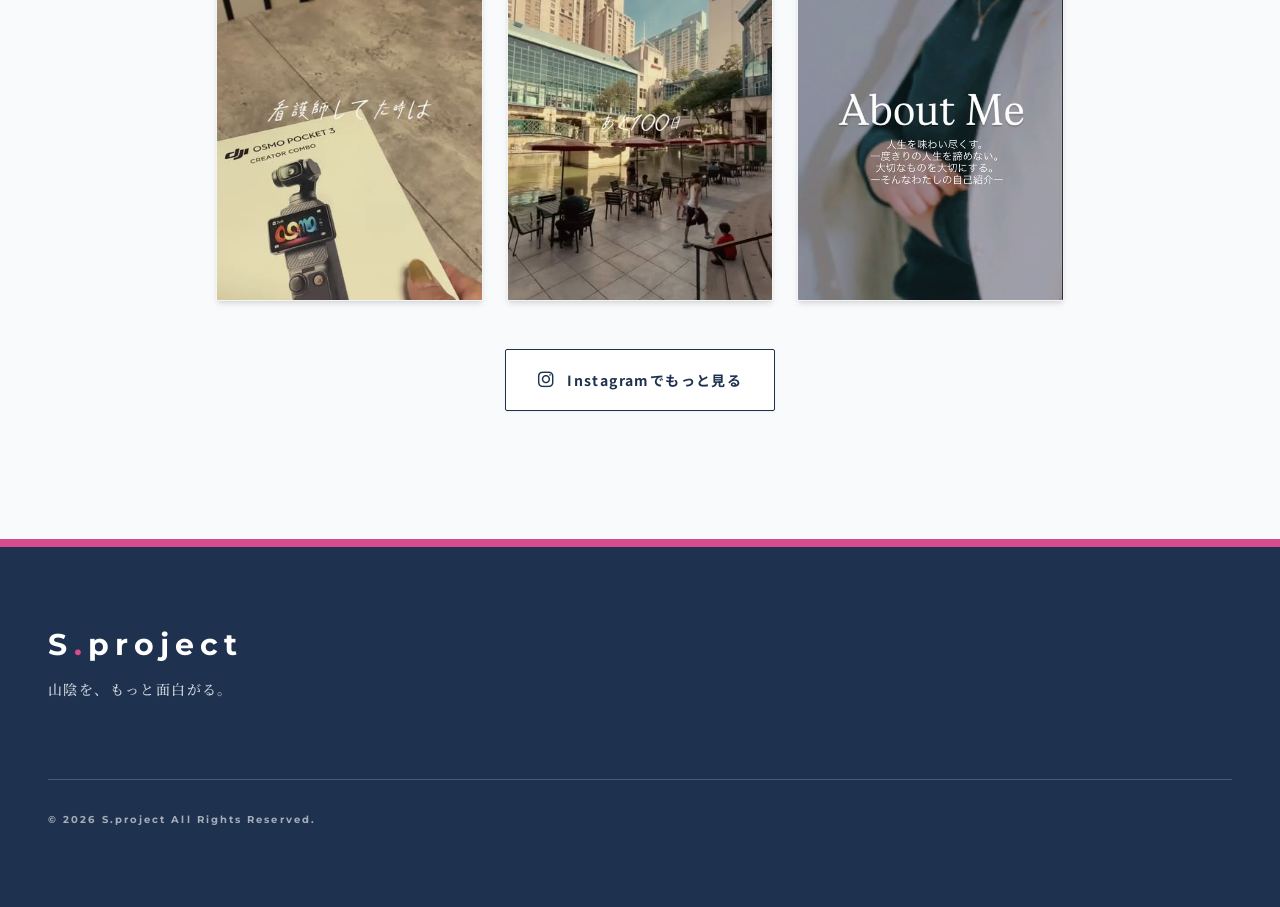
<file: member/suzu.html>
<!DOCTYPE html>
<html lang="ja" class="scroll-smooth">
<head>
    <meta charset="UTF-8">
    <meta name="viewport" content="width=device-width, initial-scale=1.0">
    <title>稲澤鈴夏 &#8211; S.project | S.project</title>
    <meta name="description" content="S.projectは、山陰出身または山陰に関係するメンバーで構成される、山陰のための地域共創プラットフォームです。">
    <link rel="stylesheet" href="https://fonts.googleapis.com/css2?family=Montserrat:wght@300;400;600&amp;family=Noto+Sans+JP:wght@300;400;500&amp;family=Noto+Serif+JP:wght@300;400;500;600&amp;display=swap">
    <link rel="stylesheet" href="https://cdnjs.cloudflare.com/ajax/libs/font-awesome/6.5.2/css/all.min.css">
    <link rel="stylesheet" href="../css/style.css">
    <link rel="stylesheet" href="../css/tailwind.css">
</head>
<body class="font-sans text-secondary bg-white antialiased selection:bg-accent selection:text-white">
    <!-- Navigation -->
    <nav id="navbar" class="fixed w-full z-50 transition-all duration-500 bg-white/95 shadow-sm py-4 backdrop-blur-md border-b border-gray-100">
        <div class="max-w-7xl mx-auto px-6 sm:px-8 lg:px-12">
            <div class="flex justify-between items-center h-12">
                <!-- Logo -->
                <div class="flex-shrink-0 flex items-center">
                    <a href="../index.html" class="font-en font-bold text-2xl tracking-[0.2em] text-primary">
                        S<span class="text-accent">.</span>project
                    </a>
                </div>
                <!-- Desktop Menu -->
                <div class="hidden md:flex md:ml-8 md:space-x-7 lg:space-x-12 items-center">
                    <a href="../index.html#vision" class="text-xs font-en tracking-[0.1em] font-medium text-primary hover:text-accent transition-colors duration-300">ABOUT</a>
                    <a href="../index.html#services" class="text-xs font-en tracking-[0.1em] font-medium text-primary hover:text-accent transition-colors duration-300">SERVICES</a>
                    <a href="../index.html#works" class="text-xs font-en tracking-[0.1em] font-medium text-primary hover:text-accent transition-colors duration-300">WORKS</a>
                    <a href="../index.html#members" class="text-xs font-en tracking-[0.1em] font-medium text-primary hover:text-accent transition-colors duration-300">MEMBERS</a>
                    <a href="../index.html#contact" class="border border-primary text-primary px-8 py-2 text-xs tracking-[0.1em] font-en font-medium hover:bg-primary hover:text-white transition-all duration-300 rounded-sm">CONTACT</a>
                </div>
                <!-- Mobile Menu Button -->
                <div class="md:hidden flex items-center">
                    <button id="mobile-menu-btn" type="button" class="w-11 h-11 -mr-3 flex items-center justify-center text-primary hover:text-accent focus:outline-none focus-visible:ring-2 focus-visible:ring-accent transition-colors" aria-label="メニューを開く" aria-expanded="false" aria-controls="mobile-menu">
                        <i class="fa-solid fa-bars text-xl"></i>
                    </button>
                </div>
            </div>
        </div>
        
        <!-- Mobile Menu Panel -->
        <div id="mobile-menu" class="hidden absolute top-full left-0 w-full bg-white border-b border-gray-100 shadow-lg opacity-0 translate-y-[-10px] transition-all duration-300 z-40">
            <div class="px-6 py-6 space-y-3 flex flex-col items-center">
                <a href="../index.html#vision" class="mobile-link py-2 text-sm font-en tracking-[0.2em] font-medium text-primary hover:text-accent transition">ABOUT</a>
                <a href="../index.html#services" class="mobile-link py-2 text-sm font-en tracking-[0.2em] font-medium text-primary hover:text-accent transition">SERVICES</a>
                <a href="../index.html#works" class="mobile-link py-2 text-sm font-en tracking-[0.2em] font-medium text-primary hover:text-accent transition">WORKS</a>
                <a href="../index.html#members" class="mobile-link py-2 text-sm font-en tracking-[0.2em] font-medium text-primary hover:text-accent transition">MEMBERS</a>
                <a href="../index.html#contact" class="mobile-link mt-4 border border-primary text-primary px-10 py-3 text-sm tracking-[0.1em] font-en font-medium hover:bg-primary hover:text-white transition-all rounded-sm">CONTACT</a>
            </div>
        </div>
    </nav>

    <main class="pt-28 md:pt-40 pb-20 md:pb-32 bg-bgDark min-h-screen">
        <div class="max-w-4xl mx-auto px-6">

            <a href="../index.html#members" class="inline-flex items-center py-3 text-xs font-en tracking-[0.2em] text-primary/60 hover:text-accent transition-colors mb-6 md:mb-12 uppercase font-bold">
                <i class="fa-solid fa-arrow-left mr-3"></i> Back to Members
            </a>

            <div class="bg-white rounded-sm shadow-md border border-gray-100 px-6 py-10 md:p-16 fade-in-up is-visible">
                <div class="flex flex-col items-center text-center">

                    <div class="premium-img-wrapper aspect-square mb-8 rounded-full overflow-hidden shadow-md w-48 md:w-56 border-4 border-white">
                                                    <img src="../img/member-suzu.jpg" alt="稲澤鈴夏" class="w-full h-full object-cover" onerror="this.src='https://via.placeholder.com/300?text=Member'">
                                            </div>

                                            <span class="text-accent text-[0.65rem] font-en tracking-[0.2em] mb-3 font-bold uppercase">Leader</span>
                    
                                            <p class="text-accent text-xs md:text-sm tracking-[0.15em] mb-3 font-bold text-balance">代表／プロデューサー・PR・メディア取材獲得支援</p>
                    
                    <h1 class="font-serif text-3xl md:text-4xl tracking-widest text-primary font-bold mb-2">稲澤鈴夏</h1>

                                            <p class="font-en text-sm text-gray-500 mb-6 tracking-widest">Suzuka Inazawa</p>
                    
                                            <div class="mb-8">
                            <a href="https://www.instagram.com/suzu_s.project/" target="_blank" rel="noopener" class="text-gray-500 hover:text-accent transition-colors text-sm inline-block py-2">
                                <i class="fa-brands fa-instagram mr-2"></i>@suzu_s.project                            </a>
                        </div>
                    
                    <div class="font-serif text-sm md:text-base leading-[2.2] tracking-widest text-gray-700 border-t border-gray-100 pt-8 max-w-2xl text-left sm:text-center">
                        <p>SNSを起点に企業や地域とつながり、営業力と実行力で成果に直結させることを得意とします。イメージの言語化とコミュニケーション力が強み。</p>
                    </div>

                </div>
            </div>

                            <div class="mt-14 md:mt-20 fade-in-up is-visible">
                    <h2 class="section-title">
                        Portfolio
                        <span class="subtitle">Instagramより</span>
                    </h2>
                    <div class="grid grid-cols-2 md:grid-cols-3 gap-3 md:gap-6">
                                                    <a href="https://www.instagram.com/p/DezapPqv5_8/" target="_blank" rel="noopener" class="premium-img-wrapper block aspect-[3/4] rounded-sm shadow-md border border-gray-100">
                                <img src="../img/portfolio/suzu-1.jpg" alt="稲澤鈴夏 ポートフォリオ 1" loading="lazy">
                            </a>
                                                    <a href="https://www.instagram.com/p/DegXhifjz0l/" target="_blank" rel="noopener" class="premium-img-wrapper block aspect-[3/4] rounded-sm shadow-md border border-gray-100">
                                <img src="../img/portfolio/suzu-2.jpg" alt="稲澤鈴夏 ポートフォリオ 2" loading="lazy">
                            </a>
                                                    <a href="https://www.instagram.com/p/DeIsb9PvFFD/" target="_blank" rel="noopener" class="premium-img-wrapper block aspect-[3/4] rounded-sm shadow-md border border-gray-100">
                                <img src="../img/portfolio/suzu-3.jpg" alt="稲澤鈴夏 ポートフォリオ 3" loading="lazy">
                            </a>
                                                    <a href="https://www.instagram.com/p/DdwOZfWvsGH/" target="_blank" rel="noopener" class="premium-img-wrapper block aspect-[3/4] rounded-sm shadow-md border border-gray-100">
                                <img src="../img/portfolio/suzu-4.jpg" alt="稲澤鈴夏 ポートフォリオ 4" loading="lazy">
                            </a>
                                                    <a href="https://www.instagram.com/p/DdqeZrdPPf6/" target="_blank" rel="noopener" class="premium-img-wrapper block aspect-[3/4] rounded-sm shadow-md border border-gray-100">
                                <img src="../img/portfolio/suzu-5.jpg" alt="稲澤鈴夏 ポートフォリオ 5" loading="lazy">
                            </a>
                                                    <a href="https://www.instagram.com/p/DWjpMIZD8IH/" target="_blank" rel="noopener" class="premium-img-wrapper block aspect-[3/4] rounded-sm shadow-md border border-gray-100">
                                <img src="../img/portfolio/suzu-6.jpg" alt="稲澤鈴夏 ポートフォリオ 6" loading="lazy">
                            </a>
                                            </div>
                                            <div class="mt-12 text-center">
                            <a href="https://www.instagram.com/suzu_s.project/" target="_blank" rel="noopener" class="group inline-flex items-center justify-center bg-white border border-primary text-primary px-8 py-4 text-sm tracking-widest font-bold hover:bg-primary hover:text-white transition-all duration-300 rounded-sm shadow-sm hover:shadow-md">
                                <i class="fa-brands fa-instagram mr-3 text-lg"></i>Instagramでもっと見る
                            </a>
                        </div>
                                    </div>
            
        </div>
    </main>

        <!-- Footer -->
    <footer class="bg-primary text-white py-20 border-t-8 border-accent">
        <div class="max-w-7xl mx-auto px-6 lg:px-12">
            <div class="flex flex-col md:flex-row justify-between items-center md:items-start gap-10">
                
                <div class="text-center md:text-left">
                    <a href="../index.html" class="font-en font-bold text-3xl tracking-[0.2em] text-white">
                        S<span class="text-accent">.</span>project
                    </a>
                    <p class="font-serif mt-4 text-sm font-medium tracking-widest text-white/80">山陰を、もっと面白がる。</p>
                </div>
                
                                            </div>
            
            <div class="mt-20 pt-8 border-t border-white/20 text-center md:text-left text-[0.65rem] font-en tracking-[0.2em] text-white/60 font-bold">
                &copy; 2026 S.project All Rights Reserved.
            </div>
        </div>
    </footer>

    

    <script src="../js/main.js"></script>
</body>
</html>
</file>
<file: css/style.css>
/*
Theme Name: Sproject
Theme URI: 
Author: 
Author URI: 
Description: Sproject Original WordPress Theme.
Version: 1.0.0
License: GNU General Public License v2 or later
License URI: http://www.gnu.org/licenses/gpl-2.0.html
Text Domain: site0003
*/

@charset "UTF-8";

/* 
  Sproject - Light Premium Japanese Aesthetic
*/

/* Custom Animations */
.fade-in-up {
    opacity: 0;
    transform: translateY(40px);
    transition: opacity 1.2s cubic-bezier(0.25, 1, 0.5, 1), transform 1.2s cubic-bezier(0.25, 1, 0.5, 1);
}

.fade-in-up.is-visible {
    opacity: 1;
    transform: translateY(0);
}

.fade-in {
    opacity: 0;
    transition: opacity 1.5s ease-out;
}

.fade-in.is-visible {
    opacity: 1;
}

/* Hero Main Copy - staggered character reveal */
.hero-copy {
    display: inline-block;
}

.hero-char {
    display: inline-block;
    opacity: 0;
    transform: translateY(28px);
    transition: opacity 0.8s cubic-bezier(0.25, 1, 0.5, 1), transform 0.8s cubic-bezier(0.25, 1, 0.5, 1);
    transition-delay: calc(var(--i) * 45ms);
    white-space: pre;
}

.hero-copy.is-visible .hero-char {
    opacity: 1;
    transform: translateY(0);
}

/* Typography & Vertical Text (Japanese Premium Feel) */
.vertical-text {
    writing-mode: vertical-rl;
    text-orientation: upright;
    letter-spacing: 0.3em;
    font-family: 'Noto Serif JP', serif;
}

.font-mincho {
    font-family: 'Noto Serif JP', serif;
}

/* Section Titles */
h2.section-title {
    font-family: 'Montserrat', sans-serif;
    font-weight: 400;
    text-transform: uppercase;
    letter-spacing: 0.2em;
    color: #1e3250; /* Navy Blue */
    position: relative;
    display: flex;
    flex-direction: column;
    align-items: center;
    margin-bottom: 4rem;
}

h2.section-title::after {
    content: '';
    display: block;
    width: 30px;
    height: 2px;
    background-color: #d84b8f; /* Pink Accent */
    margin-top: 1.5rem;
}

h2.section-title span.subtitle {
    display: block;
    font-family: 'Noto Serif JP', serif;
    font-size: 0.875rem;
    font-weight: 500;
    color: #6b7280;
    letter-spacing: 0.15em;
    margin-top: 1rem;
    text-transform: none;
}

h2.section-title.text-white::after {
    background-color: #d84b8f;
}

/* Left-aligned variant (the base rule outranks Tailwind's .items-start) */
h2.section-title.items-start {
    align-items: flex-start;
}

@media (max-width: 767px) {
    h2.section-title {
        margin-bottom: 3rem;
    }
}

/* Premium Image Placeholder for img folder usage */
.premium-img-wrapper {
    position: relative;
    overflow: hidden;
    background: #f0f4f8; /* Light gray-blue placeholder background */
}

.premium-img-wrapper img {
    width: 100%;
    height: 100%;
    object-fit: cover;
    transition: transform 1.5s cubic-bezier(0.25, 1, 0.5, 1);
}

@media (hover: hover) {
    .premium-img-wrapper:hover img {
        transform: scale(1.05);
    }
}

/* Placeholder specifically */
.img-placeholder {
    background: linear-gradient(135deg, #e2e8f0 0%, #f8fafc 100%);
    display: flex;
    align-items: center;
    justify-content: center;
    color: #94a3b8;
    font-family: 'Montserrat', sans-serif;
    letter-spacing: 0.1em;
    font-size: 0.75rem;
    position: relative;
}

.img-placeholder::after {
    content: '';
    position: absolute;
    inset: 10px;
    border: 1px solid rgba(30,50,80,0.05);
}

/* Cards & Elements Hover */
.premium-card {
    transition: all 0.5s ease;
    border: 1px solid transparent;
}

/* Hover lift only on pointer devices, so a tap on a phone doesn't leave a card stuck raised */
@media (hover: hover) {
    .premium-card:hover {
        border-color: rgba(216, 75, 143, 0.2); /* Pink tint */
        background-color: #ffffff;
        transform: translateY(-5px);
        box-shadow: 0 20px 40px rgba(30,50,80,0.06);
    }
}

/* Respect the OS "reduce motion" setting: show content without animating it in */
@media (prefers-reduced-motion: reduce) {
    .fade-in-up,
    .fade-in,
    .hero-char {
        opacity: 1;
        transform: none;
        transition: none;
    }
}

/* Custom Scrollbar for Elegance */
::-webkit-scrollbar {
    width: 8px;
}
::-webkit-scrollbar-track {
    background: #f8fafc; 
}
::-webkit-scrollbar-thumb {
    background: #1e3250; 
}
::-webkit-scrollbar-thumb:hover {
    background: #d84b8f; 
}

/* Contact Form 7 plugin styles */
.wpcf7 .screen-reader-response {
	position: absolute;
	overflow: hidden;
	clip: rect(1px, 1px, 1px, 1px);
	clip-path: inset(50%);
	height: 1px;
	width: 1px;
	margin: -1px;
	padding: 0;
	border: 0;
	word-wrap: normal !important;
}

.wpcf7 .hidden-fields-container {
	display: none;
}

.wpcf7 form .wpcf7-response-output {
	margin: 2em 0.5em 1em;
	padding: 0.2em 1em;
	border: 2px solid #00a0d2; /* Blue */
}

.wpcf7 form.init .wpcf7-response-output,
.wpcf7 form.resetting .wpcf7-response-output,
.wpcf7 form.submitting .wpcf7-response-output {
	display: none;
}

.wpcf7 form.sent .wpcf7-response-output {
	border-color: #46b450; /* Green */
}

.wpcf7 form.failed .wpcf7-response-output,
.wpcf7 form.aborted .wpcf7-response-output {
	border-color: #dc3232; /* Red */
}

.wpcf7 form.spam .wpcf7-response-output {
	border-color: #f56e28; /* Orange */
}

.wpcf7 form.invalid .wpcf7-response-output,
.wpcf7 form.unaccepted .wpcf7-response-output,
.wpcf7 form.payment-required .wpcf7-response-output {
	border-color: #ffb900; /* Yellow */
}

.wpcf7-form-control-wrap {
	position: relative;
}

.wpcf7-not-valid-tip {
	color: #dc3232; /* Red */
	font-size: 1em;
	font-weight: normal;
	display: block;
}

.use-floating-validation-tip .wpcf7-not-valid-tip {
	position: relative;
	top: -2ex;
	left: 1em;
	z-index: 100;
	border: 1px solid #dc3232;
	background: #fff;
	padding: .2em .8em;
	width: 24em;
}

.wpcf7-list-item {
	display: inline-block;
	margin: 0 0 0 1em;
}

.wpcf7-list-item-label::before,
.wpcf7-list-item-label::after {
	content: " ";
}

.wpcf7-spinner {
	visibility: hidden;
	display: inline-block;
	background-color: #23282d; /* Dark Gray 800 */
	opacity: 0.75;
	width: 24px;
	height: 24px;
	border: none;
	border-radius: 100%;
	padding: 0;
	margin: 0 24px;
	position: relative;
}

form.submitting .wpcf7-spinner {
	visibility: visible;
}

.wpcf7-spinner::before {
	content: '';
	position: absolute;
	background-color: #fbfbfc; /* Light Gray 100 */
	top: 4px;
	left: 4px;
	width: 6px;
	height: 6px;
	border: none;
	border-radius: 100%;
	transform-origin: 8px 8px;
	animation-name: spin;
	animation-duration: 1000ms;
	animation-timing-function: linear;
	animation-iteration-count: infinite;
}

@media (prefers-reduced-motion: reduce) {
	.wpcf7-spinner::before {
		animation-name: blink;
		animation-duration: 2000ms;
	}
}

@keyframes spin {
	from {
		transform: rotate(0deg);
	}

	to {
		transform: rotate(360deg);
	}
}

@keyframes blink {
	from {
		opacity: 0;
	}

	50% {
		opacity: 1;
	}

	to {
		opacity: 0;
	}
}

.wpcf7 [inert] {
	opacity: 0.5;
}

.wpcf7 input[type="file"] {
	cursor: pointer;
}

.wpcf7 input[type="file"]:disabled {
	cursor: default;
}

.wpcf7 .wpcf7-submit:disabled {
	cursor: not-allowed;
}

.wpcf7 input[type="url"],
.wpcf7 input[type="email"],
.wpcf7 input[type="tel"] {
	direction: ltr;
}

.wpcf7-reflection > output {
	display: list-item;
	list-style: none;
}

.wpcf7-reflection > output[hidden] {
	display: none;
}

/* Contact form styling (from front-page.php) */
/* Premium styling for CF7 default form */
                    .cf7-container label,
                    .cf7-container legend {
                        font-weight: 700;
                        color: #1e3250;
                        font-size: 0.85rem;
                        letter-spacing: 0.1em;
                        margin-bottom: 0.5rem;
                        display: block;
                    }
                    .cf7-container input[type="text"],
                    .cf7-container input[type="email"],
                    .cf7-container input[type="tel"],
                    .cf7-container select,
                    .cf7-container textarea {
                        width: 100%;
                        padding: 1rem;
                        border: 1px solid #e5e7eb;
                        border-radius: 2px;
                        background-color: #ffffff;
                        font-size: 16px; /* 16px+ keeps iOS Safari from zooming in on focus */
                        color: #4a4a4a;
                        margin-bottom: 1.5rem;
                        transition: all 0.3s;
                    }
                    .cf7-container input:focus,
                    .cf7-container select:focus,
                    .cf7-container textarea:focus {
                        outline: none;
                        border-color: #d84b8f;
                        box-shadow: 0 0 0 3px rgba(216, 75, 143, 0.1);
                    }
                    .cf7-container input[type="submit"] {
                        background-color: #1e3250;
                        color: #ffffff;
                        border: none;
                        padding: 1rem 3rem;
                        font-weight: 700;
                        letter-spacing: 0.2em;
                        border-radius: 2px;
                        cursor: pointer;
                        transition: all 0.3s;
                        width: 100%;
                        font-size: 0.9rem;
                        margin-top: 1rem;
                    }
                    .cf7-container input[type="submit"]:hover {
                        background-color: #d84b8f;
                        transform: translateY(-2px);
                        box-shadow: 0 10px 15px -3px rgba(0, 0, 0, 0.1);
                    }
                    .cf7-container fieldset.cf7-group {
                        border: 0;
                        padding: 0;
                        margin: 0 0 1.5rem;
                    }
                    .cf7-container .wpcf7-checkbox {
                        display: flex;
                        flex-wrap: wrap;
                        gap: 0.5rem 1.5rem;
                    }
                    .cf7-container .wpcf7-list-item {
                        margin: 0;
                    }
                    .cf7-container .wpcf7-list-item label {
                        display: flex;
                        align-items: center;
                        gap: 0.6rem;
                        min-height: 44px;
                        margin: 0;
                        font-weight: 500;
                        cursor: pointer;
                    }
                    .cf7-container input[type="checkbox"] {
                        width: 1.25rem;
                        height: 1.25rem;
                        accent-color: #d84b8f;
                        flex-shrink: 0;
                    }
                    .cf7-container .wpcf7-spinner {
                        display: block;
                        margin: 0.75rem auto 0;
                    }
                    .wpcf7-not-valid-tip {
                        font-size: 0.75rem;
                        margin-top: -1rem;
                        margin-bottom: 1rem;
                        color: #ef4444;
                    }
</file>
